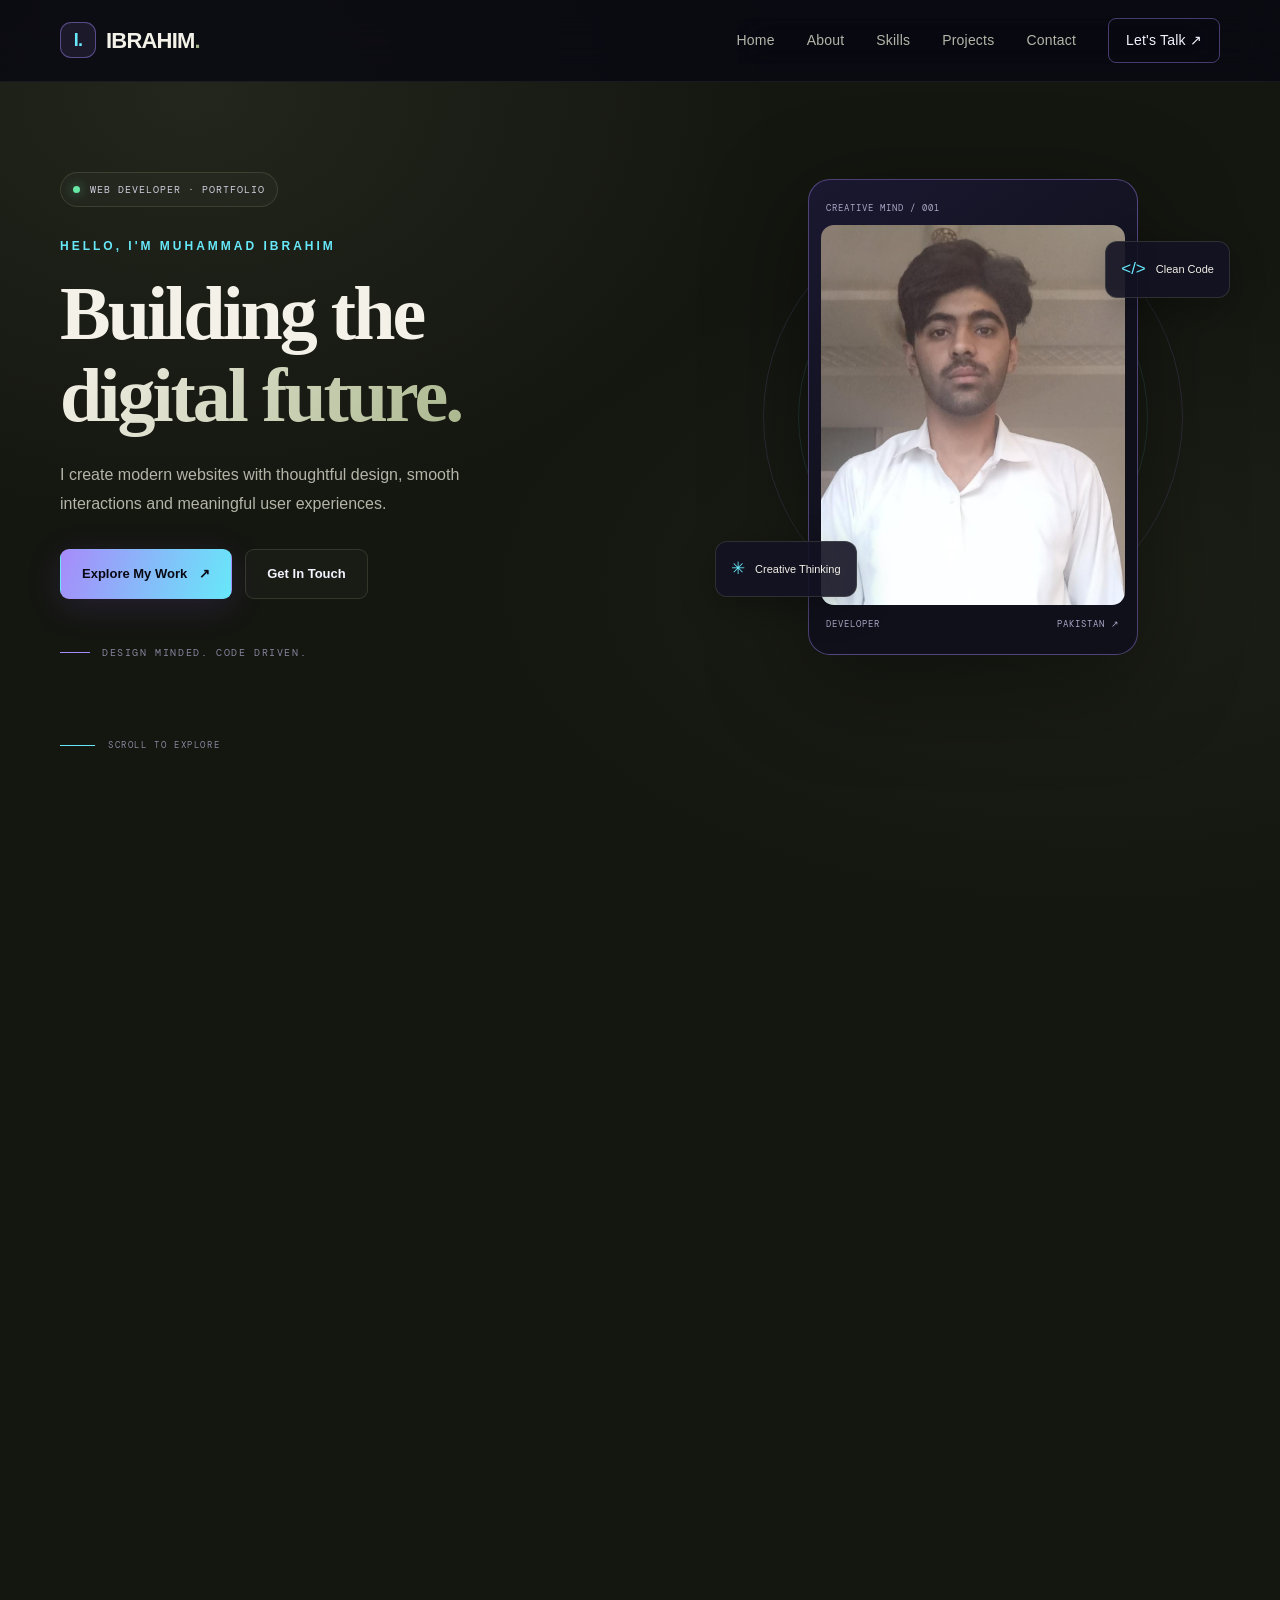
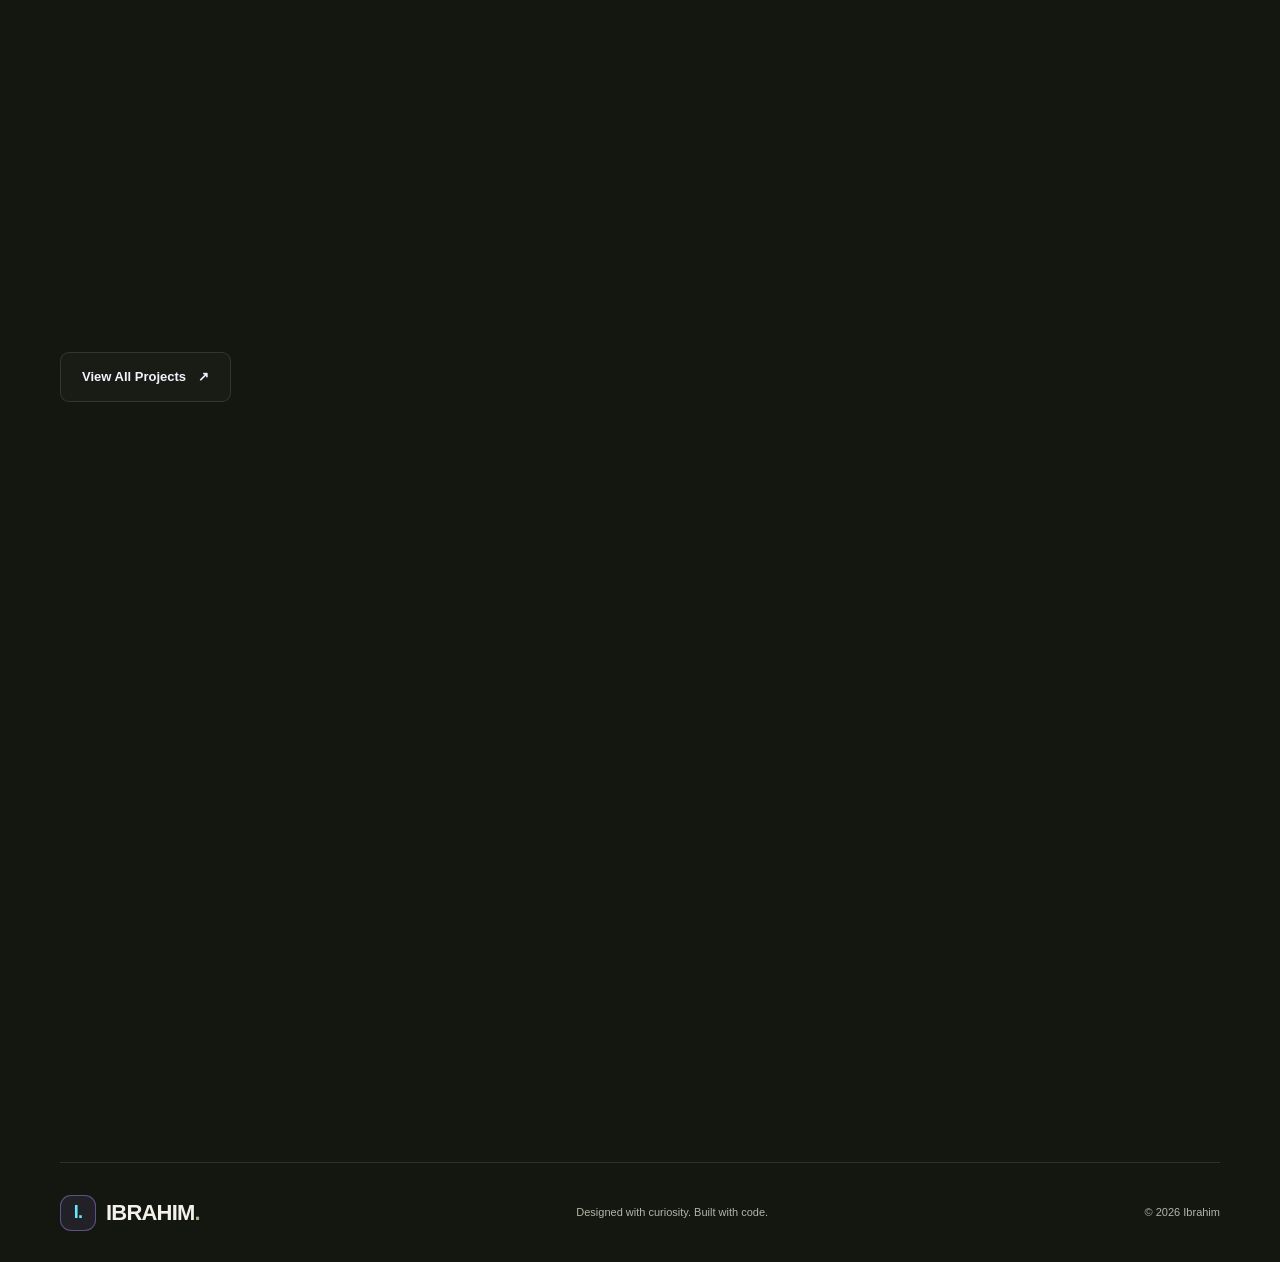
<file: index.html>
<!DOCTYPE html>
<html lang="en">
<head>
  <meta charset="UTF-8">
  <meta name="viewport" content="width=device-width, initial-scale=1.0">

  <meta name="theme-color" content="#080812">
  <title>Muhammad Ibrahim Sohail | Portfolio</title>
  <meta name="description" content="Explore the portfolio, projects and web development work of Muhammad Ibrahim Sohail.">

  <link rel="preconnect" href="https://fonts.googleapis.com">
  <link rel="preconnect" href="https://fonts.gstatic.com" crossorigin>
  <link href="https://fonts.googleapis.com/css2?family=DM+Mono:wght@400;500&family=Space+Grotesk:wght@400;500;600;700&display=swap" rel="stylesheet">

  <link rel="stylesheet" href="./style.css">
  <script src="./script.js" defer></script>
</head>

<body>
  <div class="background-glow glow-purple"></div>
  <div class="background-glow glow-cyan"></div>
  <div class="noise"></div>

  <!-- NAVBAR -->
  <header class="navbar">
    <a class="logo" href="#home" aria-label="Ibrahim home">
      <span class="logo-icon">I.</span>
      <span>IBRAHIM<span class="gradient-text">.</span></span>
    </a>

    <button class="menu-toggle" id="menuToggle"
      aria-label="Toggle navigation" aria-expanded="false"
      aria-controls="navLinks">
      <span></span>
      <span></span>
    </button>

    <nav class="nav-links" id="navLinks">
      <a href="#home">Home</a>
      <a href="#about">About</a>
      <a href="#skills">Skills</a>
      <a href="#projects">Projects</a>
        <a href="./contact.html">Contact</a>
      <a href="#contact" class="nav-contact">Let's Talk ↗</a>
    </nav>
  </header>

  <main>
    <!-- HERO -->
    <section class="hero section-container" id="home">
      <div class="hero-content">
        <div class="availability reveal">
          <span class="status-dot"></span>
          WEB DEVELOPER · PORTFOLIO
        </div>

        <p class="eyebrow reveal">HELLO, I'M MUHAMMAD IBRAHIM</p>

        <h1 class="hero-title reveal">
          Building the<br>
          <span class="gradient-text">digital future.</span>
        </h1>

        <p class="hero-description reveal">
          I create modern websites with thoughtful design,
          smooth interactions and meaningful user experiences.
        </p>

        <div class="hero-actions reveal">
          <a href="#projects" class="button button-primary">
            Explore My Work <span>↗</span>
          </a>
          <a href="#contact" class="button button-secondary">
            Get In Touch
          </a>
        </div>

        <div class="hero-note reveal">
          <span class="note-line"></span>
          DESIGN MINDED. CODE DRIVEN.
        </div>
      </div>

      <div class="hero-visual reveal">
        <div class="hero-orbit orbit-one"></div>
        <div class="hero-orbit orbit-two"></div>

        <div class="hero-image-frame">
          <div class="image-top-label">CREATIVE MIND / 001</div>
          <img src="./assets/images.jpeg"
            alt="Muhammad Ibrahim Sohail"
            class="hero-image">

          <div class="image-bottom-label">
            <span>DEVELOPER</span>
            <span>PAKISTAN ↗</span>
          </div>
        </div>

        <div class="floating-chip chip-top">
          <span class="chip-symbol">&lt;/&gt;</span>
          <span>Clean Code</span>
        </div>

        <div class="floating-chip chip-bottom">
          <span class="chip-symbol">✳</span>
          <span>Creative Thinking</span>
        </div>
      </div>

      <a class="scroll-indicator" href="#about">
        <span class="scroll-line"></span>
        SCROLL TO EXPLORE
      </a>
    </section>

    <!-- ABOUT -->
    <section class="about section-container section-spacing" id="about">
      <div class="section-label reveal">
        <span>01</span> / ABOUT ME
      </div>

      <div class="about-grid">
        <h2 class="section-title reveal">
          Not just websites.<br>
          <span class="gradient-text">Digital experiences.</span>
        </h2>

        <div class="about-copy reveal">
          <p>
            I'm Muhammad Ibrahim Sohail, a developer interested in
            building websites that combine modern visuals with
            useful functionality.
          </p>
          <p>
            I enjoy learning new technologies, solving problems
            and turning ideas into interactive digital experiences.
          </p>
          <a href="./about.html" class="text-link">
            MORE ABOUT ME <span>↗</span>
          </a>
        </div>
      </div>
    </section>

    <!-- SKILLS -->
    <section class="skills section-container section-spacing" id="skills">
      <div class="section-label reveal">
        <span>02</span> / MY TOOLKIT
      </div>

      <div class="skills-heading reveal">
        <h2 class="section-title">
          Tools for turning<br>
          <span class="gradient-text">ideas into reality.</span>
        </h2>
        <p class="section-description">
          Technologies and skills I'm learning and using to build for the web.
        </p>
      </div>

      <div class="skills-grid">
        <article class="skill-card reveal">
          <span class="skill-number">01</span>
          <div class="skill-icon">&lt;/&gt;</div>
          <h3>HTML & CSS</h3>
          <p>Web structure, layouts and responsive design.</p>
          <span class="skill-tag">FRONTEND</span>
        </article>

        <article class="skill-card reveal">
          <span class="skill-number">02</span>
          <div class="skill-icon">✳</div>
          <h3>JavaScript</h3>
          <p>Interactive features and dynamic experiences.</p>
          <span class="skill-tag">INTERACTION</span>
        </article>

        <article class="skill-card reveal">
          <span class="skill-number">03</span>
          <div class="skill-icon">◈</div>
          <h3>React</h3>
          <p>Reusable components and modern interfaces.</p>
          <span class="skill-tag">FRAMEWORK</span>
        </article>

        <article class="skill-card reveal">
          <span class="skill-number">04</span>
          <div class="skill-icon">⌘</div>
          <h3>Creative Design</h3>
          <p>Visual direction, typography and user experience.</p>
          <span class="skill-tag">DESIGN</span>
        </article>
      </div>
    </section>

<!-- Skills Section -->
<section class="section reveal" id="skills">
    <div class="section-heading">
        <p class="section-tag">MY EXPERTISE</p>
        <h2>My <span class="gradient-text">Skills</span></h2>
        <p>Technologies and tools I use to build modern websites.</p>
    </div>

    <div class="skills-grid">
        <div class="skill-card">
            <div class="skill-icon">🌐</div>
            <h3>HTML5</h3>
            <p>Website structure and semantic markup</p>
        </div>

        <div class="skill-card">
            <div class="skill-icon">🎨</div>
            <h3>CSS3</h3>
            <p>Responsive layouts, styling and animations</p>
        </div>

        <div class="skill-card">
            <div class="skill-icon">⚡</div>
            <h3>JavaScript</h3>
            <p>Interactive website functionality</p>
        </div>

        <div class="skill-card">
            <div class="skill-icon">⚛️</div>
            <h3>React</h3>
            <p>Reusable components and user interfaces</p>
        </div>

        <div class="skill-card">
            <div class="skill-icon">▲</div>
            <h3>Next.js</h3>
            <p>Modern React-based web applications</p>
        </div>

        <div class="skill-card">
            <div class="skill-icon">🛠️</div>
            <h3>Git & GitHub</h3>
            <p>Version control and project management</p>
        </div>
    </div>
</section>

    <!-- PROJECTS -->
    <section class="projects section-container section-spacing" id="projects">
      <div class="section-label reveal">
        <span>03</span> / SELECTED PROJECTS
      </div>

      <div class="projects-heading reveal">
        <h2 class="section-title">
          Things I've<br>
          <span class="gradient-text">been building.</span>
        </h2>
        <p class="section-description">
          A selection of my development work and creative experiments.
        </p>
      </div>

      <div class="projects-grid">
        <article class="project-card reveal">
          <a href="./project.html" class="project-art project-art-one"
             aria-label="View web development projects">
            <span class="project-index">PROJECT / 01</span>
            <img src="./assets/image1.png"
              alt="Web development project preview"
              class="project-image">
            <span class="project-art-caption">IDEAS INTO EXPERIENCES ↗</span>
          </a>

          <div class="project-content">
            <div class="project-meta">WEB DEVELOPMENT</div>
            <h3>Web Project</h3>
            <p>
              A web project focused on clean design,
              responsive layouts and user experience.
            </p>
            <a href="./project.html" class="project-link">
              EXPLORE PROJECTS <span>↗</span>
            </a>
          </div>
        </article>

        <article class="project-card reveal">
          <a href="./project.html" class="project-art project-art-two"
             aria-label="View Creative Store project">
            <span class="project-index">PROJECT / 02</span>
            <img src="./assets/image2.png"
              alt="Creative Store project preview"
              class="project-image">
            <span class="project-art-caption">STYLE MEETS FUNCTION ↗</span>
          </a>

          <div class="project-content">
            <div class="project-meta">E-COMMERCE</div>
            <h3>Creative Store</h3>
            <p>
              An online store concept focused on product
              presentation and responsive design.
            </p>
            <a href="./project.html" class="project-link">
              EXPLORE PROJECTS <span>↗</span>
            </a>
          </div>
        </article>
      </div>

      <a href="./project.html" class="button button-secondary all-projects">
        View All Projects <span>↗</span>
      </a>
    </section>

    <!-- CONTACT -->
    <section class="contact section-container section-spacing" id="contact">
      <div class="contact-panel reveal">
        <div class="section-label">
          <span>04</span> / CONTACT
        </div>

        <p class="eyebrow">HAVE AN IDEA?</p>

        <h2 class="contact-title">
          Let's build something<br>
          <span class="gradient-text">meaningful.</span>
        </h2>

        <p>
          Have a project idea or want to connect?
          I'd be happy to hear from you.
        </p>

        <!-- Replace with your real email address -->
        <a class="button button-primary"
           href="mailto:YOUR_EMAIL@example.com">
          Get In Touch <span>↗</span>
        </a>
      </div>
    </section>
  </main>

  <footer class="footer section-container">
    <a class="logo" href="#home">
      <span class="logo-icon">I.</span>
      <span>IBRAHIM<span class="gradient-text">.</span></span>
    </a>

    <p>Designed with curiosity. Built with code.</p>
    <span>© <span id="currentYear"></span> Ibrahim</span>
  </footer>
</body>
</html>
</file>
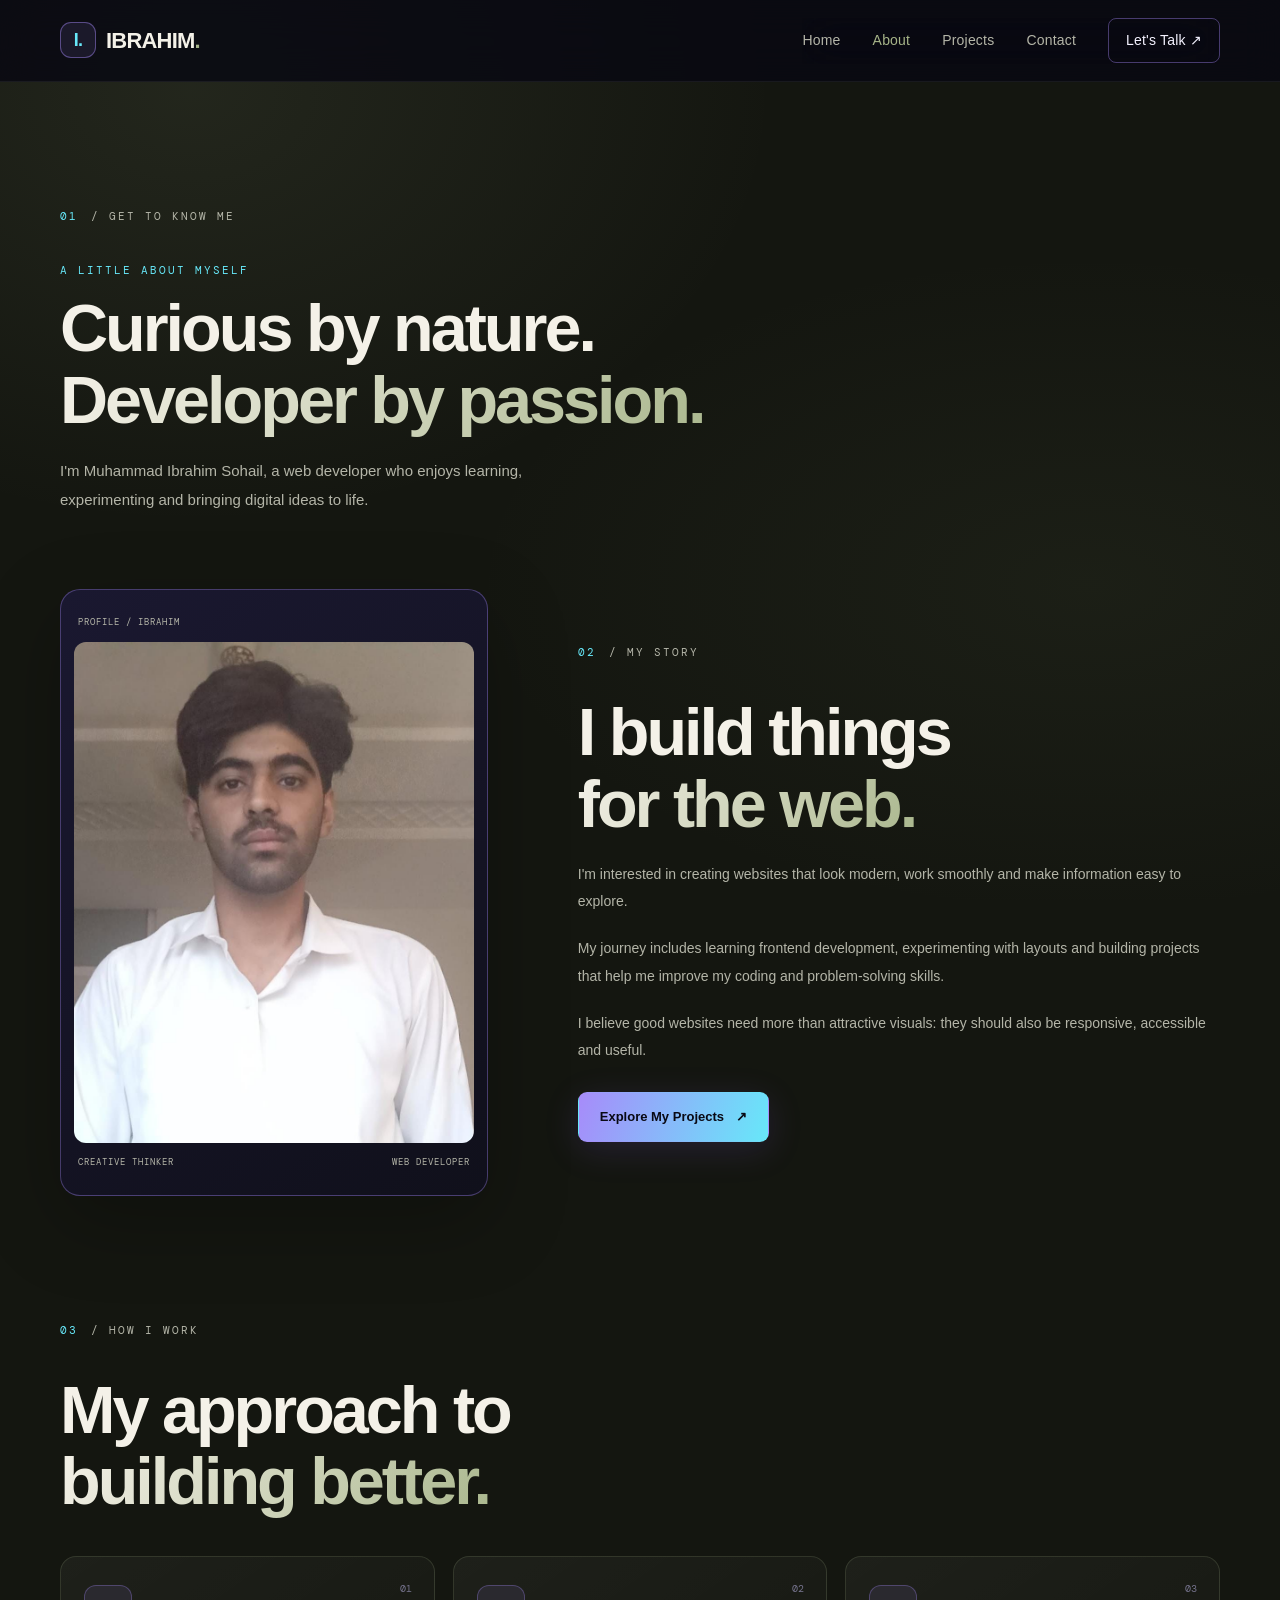
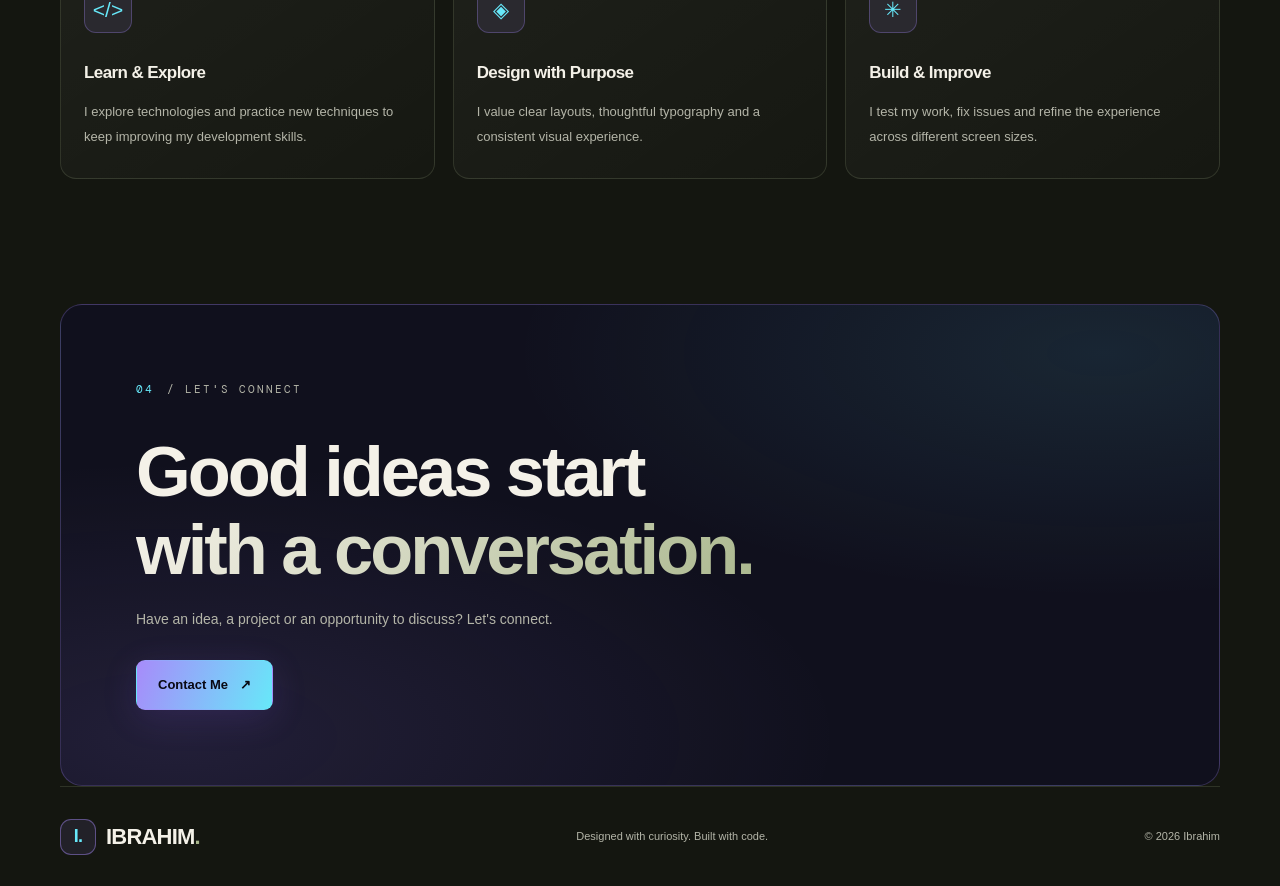
<file: about.html>
<!DOCTYPE html>
<html lang="en">
<head>
  <meta charset="UTF-8">
  <meta name="viewport" content="width=device-width, initial-scale=1.0">
  <meta name="theme-color" content="#080812">

  <title>About Me | Muhammad Ibrahim Sohail</title>
  <meta name="description" content="Learn about Muhammad Ibrahim Sohail, his web development journey, interests and skills.">

  <link rel="preconnect" href="https://fonts.googleapis.com">
  <link rel="preconnect" href="https://fonts.gstatic.com" crossorigin>
  <link href="https://fonts.googleapis.com/css2?family=DM+Mono:wght@400;500&family=Space+Grotesk:wght@400;500;600;700&display=swap" rel="stylesheet">

  <link rel="stylesheet" href="./style.css">
  <script src="./script.js" defer></script>
</head>

<body>
  <div class="background-glow glow-purple"></div>
  <div class="background-glow glow-cyan"></div>
  <div class="noise"></div>

  <header class="navbar">
    <a class="logo" href="./index.html">
      <span class="logo-icon">I.</span>
      <span>IBRAHIM<span class="gradient-text">.</span></span>
    </a>

    <button class="menu-toggle" id="menuToggle"
      aria-label="Toggle navigation"
      aria-expanded="false"
      aria-controls="navLinks">
      <span></span>
      <span></span>
    </button>

    <nav class="nav-links" id="navLinks">
      <a href="./index.html">Home</a>
      <a href="./about.html">About</a>
      <a href="./project.html">Projects</a>
      <a href="./contact.html">Contact</a>
      <a href="./index.html#contact" class="nav-contact">Let's Talk ↗</a>
    </nav>
  </header>

  <main>
    <!-- ABOUT INTRO -->
    <section class="section-container section-spacing about-page-hero">
      <div class="section-label reveal">
        <span>01</span> / GET TO KNOW ME
      </div>

      <p class="eyebrow reveal">A LITTLE ABOUT MYSELF</p>

      <h1 class="section-title reveal">
        Curious by nature.<br>
        <span class="gradient-text">Developer by passion.</span>
      </h1>

      <p class="section-description reveal">
        I'm Muhammad Ibrahim Sohail, a web developer who enjoys
        learning, experimenting and bringing digital ideas to life.
      </p>
    </section>

    <!-- PROFILE -->
    <section class="section-container about-profile">
      <div class="about-profile-image reveal">
        <div class="profile-image-label">PROFILE / IBRAHIM</div>
        <img src="./assets/images.jpeg"
          alt="Muhammad Ibrahim Sohail">
        <div class="profile-image-footer">
          <span>CREATIVE THINKER</span>
          <span>WEB DEVELOPER</span>
        </div>
      </div>

      <div class="about-profile-copy reveal">
        <div class="section-label">
          <span>02</span> / MY STORY
        </div>

        <h2 class="section-title">
          I build things<br>
          <span class="gradient-text">for the web.</span>
        </h2>

        <p>
          I'm interested in creating websites that look modern,
          work smoothly and make information easy to explore.
        </p>

        <p>
          My journey includes learning frontend development,
          experimenting with layouts and building projects that
          help me improve my coding and problem-solving skills.
        </p>

        <p>
          I believe good websites need more than attractive visuals:
          they should also be responsive, accessible and useful.
        </p>

        <a href="./project.html" class="button button-primary">
          Explore My Projects <span>↗</span>
        </a>
      </div>
    </section>

    <!-- APPROACH -->
    <section class="section-container section-spacing">
      <div class="section-label reveal">
        <span>03</span> / HOW I WORK
      </div>

      <h2 class="section-title reveal">
        My approach to<br>
        <span class="gradient-text">building better.</span>
      </h2>

      <div class="approach-grid">
        <article class="approach-card reveal">
          <span class="approach-number">01</span>
          <div class="approach-icon">&lt;/&gt;</div>
          <h3>Learn & Explore</h3>
          <p>
            I explore technologies and practice new techniques
            to keep improving my development skills.
          </p>
        </article>

        <article class="approach-card reveal">
          <span class="approach-number">02</span>
          <div class="approach-icon">◈</div>
          <h3>Design with Purpose</h3>
          <p>
            I value clear layouts, thoughtful typography
            and a consistent visual experience.
          </p>
        </article>

        <article class="approach-card reveal">
          <span class="approach-number">03</span>
          <div class="approach-icon">✳</div>
          <h3>Build & Improve</h3>
          <p>
            I test my work, fix issues and refine the experience
            across different screen sizes.
          </p>
        </article>
      </div>
    </section>

    <!-- CTA -->
    <section class="section-container section-spacing">
      <div class="contact-panel reveal">
        <div class="section-label">
          <span>04</span> / LET'S CONNECT
        </div>

        <h2 class="contact-title">
          Good ideas start<br>
          <span class="gradient-text">with a conversation.</span>
        </h2>

        <p>
          Have an idea, a project or an opportunity to discuss?
          Let's connect.
        </p>

        <a href="./contact.html" class="button button-primary">
          Contact Me <span>↗</span>
        </a>
      </div>
    </section>
  </main>

  <footer class="footer section-container">
    <a class="logo" href="./index.html">
      <span class="logo-icon">I.</span>
      <span>IBRAHIM<span class="gradient-text">.</span></span>
    </a>

    <p>Designed with curiosity. Built with code.</p>
    <span>© <span id="currentYear"></span> Ibrahim</span>
  </footer>
</body>
</html>
</file>
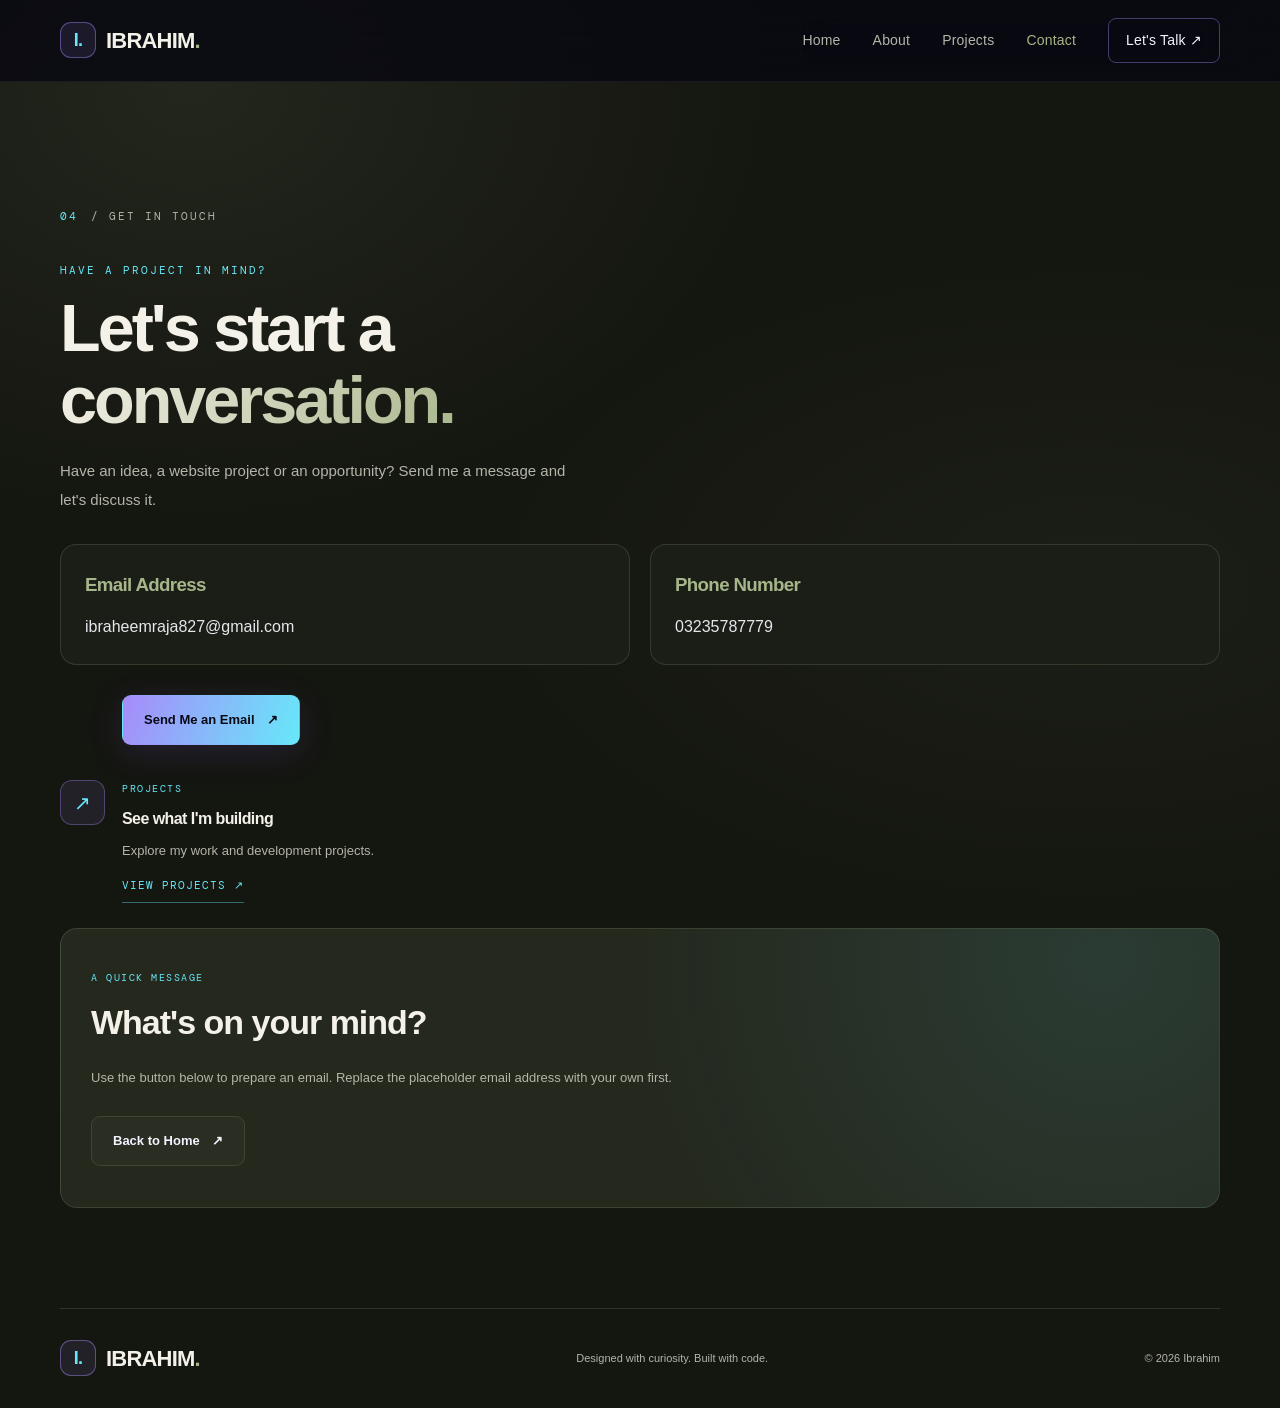
<file: contact.html>
<!DOCTYPE html>
<html lang="en">
<head>
  <meta charset="UTF-8">
  <meta name="viewport" content="width=device-width, initial-scale=1.0">
  <meta name="theme-color" content="#080812">

  <title>Contact | Muhammad Ibrahim Sohail</title>
  <meta name="description" content="Contact Muhammad Ibrahim Sohail about web development projects and collaborations.">

  <link rel="preconnect" href="https://fonts.googleapis.com">
  <link rel="preconnect" href="https://fonts.gstatic.com" crossorigin>
  <link href="https://fonts.googleapis.com/css2?family=DM+Mono:wght@400;500&family=Space+Grotesk:wght@400;500;600;700&display=swap" rel="stylesheet">

  <link rel="stylesheet" href="./style.css">
  <script src="./script.js" defer></script>
</head>

<body>
  <div class="background-glow glow-purple"></div>
  <div class="background-glow glow-cyan"></div>
  <div class="noise"></div>

  <header class="navbar">
    <a class="logo" href="./index.html">
      <span class="logo-icon">I.</span>
      <span>IBRAHIM<span class="gradient-text">.</span></span>
    </a>

    <button class="menu-toggle" id="menuToggle"
      aria-label="Toggle navigation"
      aria-expanded="false"
      aria-controls="navLinks">
      <span></span>
      <span></span>
    </button>

    <nav class="nav-links" id="navLinks">
      <a href="./index.html">Home</a>
      <a href="./about.html">About</a>
      <a href="./project.html">Projects</a>
      <a href="./contact.html">Contact</a>
      <a href="./index.html#contact" class="nav-contact">Let's Talk ↗</a>
    </nav>
  </header>

  <main>
    <section class="section-container section-spacing contact-page">
      <div class="section-label reveal">
        <span>04</span> / GET IN TOUCH
      </div>

      <p class="eyebrow reveal">HAVE A PROJECT IN MIND?</p>

      <h1 class="section-title reveal">
        Let's start a<br>
        <span class="gradient-text">conversation.</span>
      </h1>

      <p class="section-description reveal">
        Have an idea, a website project or an opportunity?
        Send me a message and let's discuss it.
      </p>

    
<div class="contact-details">
    <div class="contact-item">
        <h3>Email Address</h3>
        <a href="mailto:ibraheemraja827@gmail.com">
            ibraheemraja827@gmail.com
        </a>
    </div>

    <div class="contact-item">
        <h3>Phone Number</h3>
        <a href="tel:+923235787779">
            03235787779
        </a>
    </div>
</div>

          <!-- Replace with your real email -->
          <a class="button button-primary contact-email"
             href="mailto:YOUR_EMAIL@example.com">
            Send Me an Email <span>↗</span>
          </a>

          <div class="contact-info-card">
            <span class="contact-info-icon">↗</span>
            <div>
              <span class="contact-info-label">PROJECTS</span>
              <h3>See what I'm building</h3>
              <p>Explore my work and development projects.</p>
              <a class="text-link" href="./project.html">
                VIEW PROJECTS ↗
              </a>
            </div>
          </div>
        </div>

        <div class="contact-message-panel reveal">
          <span class="contact-info-label">A QUICK MESSAGE</span>
          <h2>What's on your mind?</h2>
          <p>
            Use the button below to prepare an email.
            Replace the placeholder email address with your own first.
          </p>

          <a href="./index.html" class="button button-secondary">
            Back to Home <span>↗</span>
          </a>
        </div>
      </div>
    </section>
  </main>

  <footer class="footer section-container">
    <a class="logo" href="./index.html">
      <span class="logo-icon">I.</span>
      <span>IBRAHIM<span class="gradient-text">.</span></span>
    </a>

    <p>Designed with curiosity. Built with code.</p>
    <span>© <span id="currentYear"></span> Ibrahim</span>
  </footer>
</body>
</html>
</file>
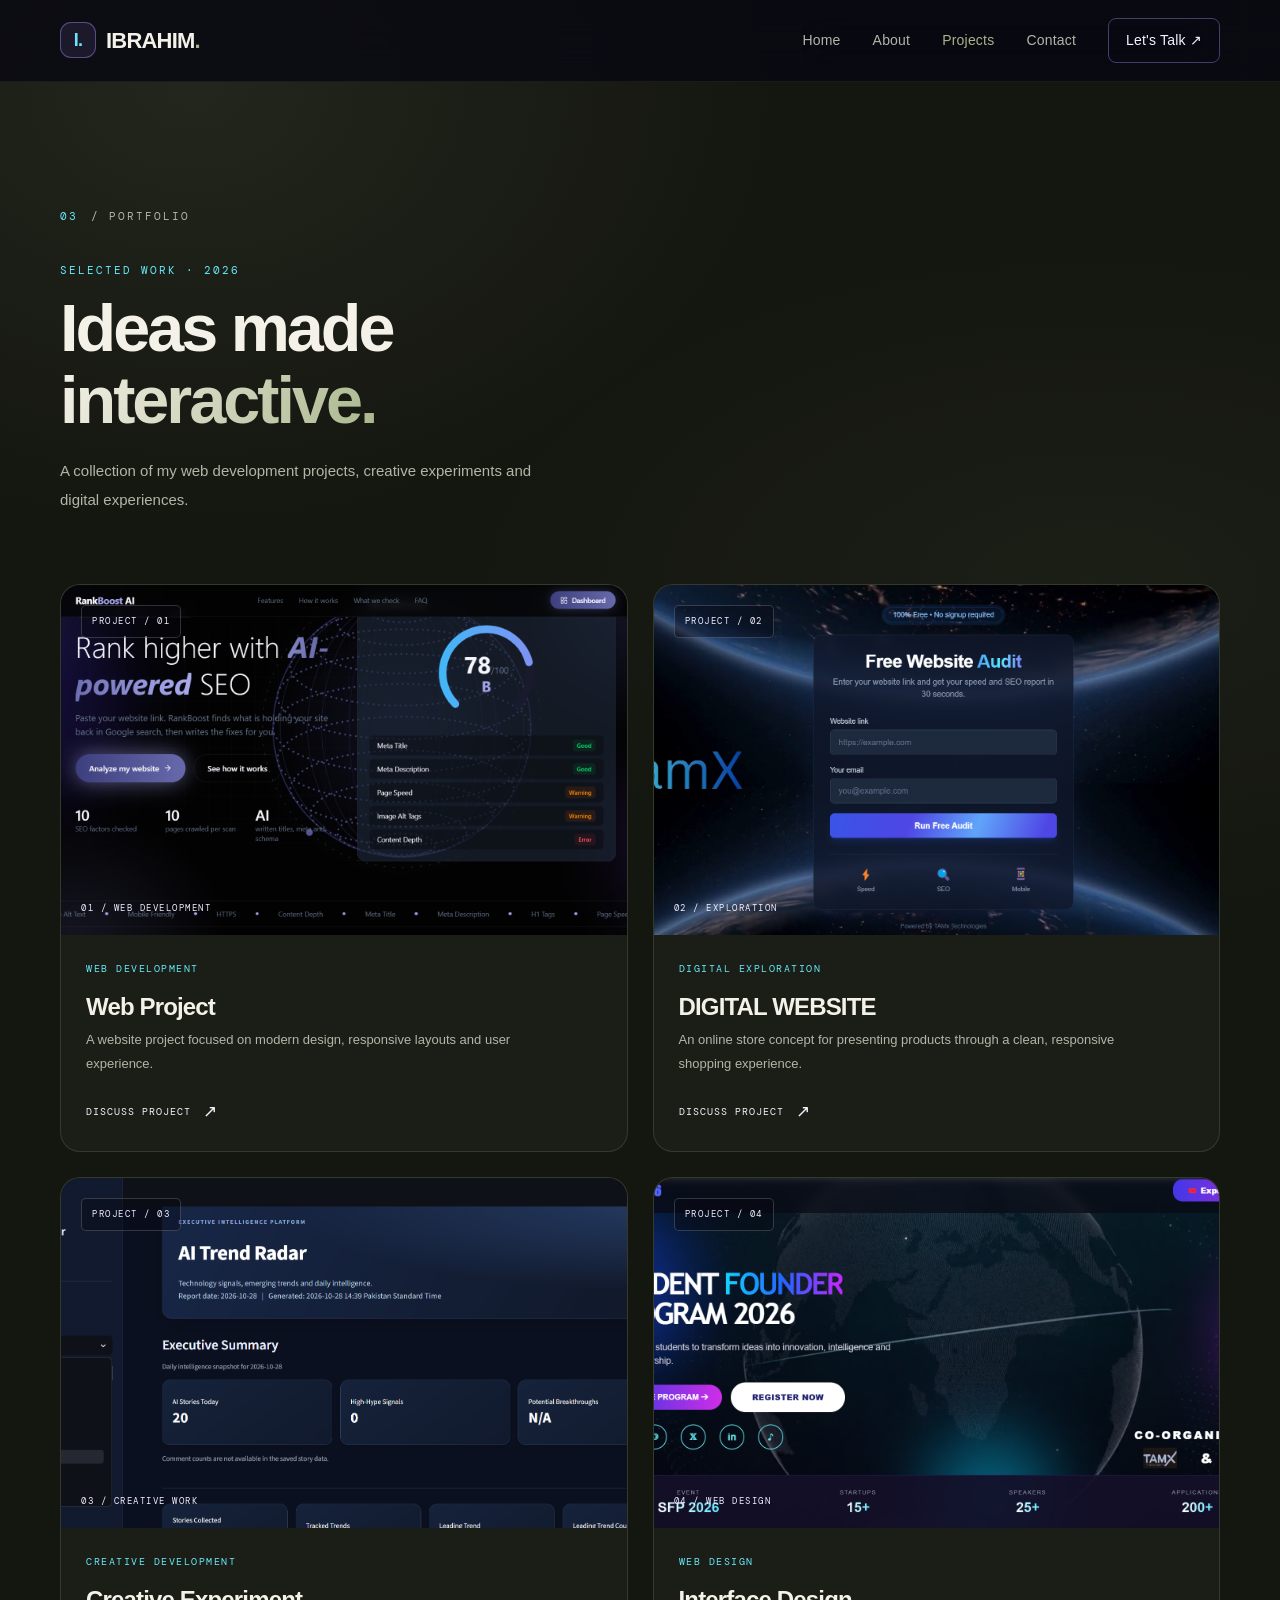
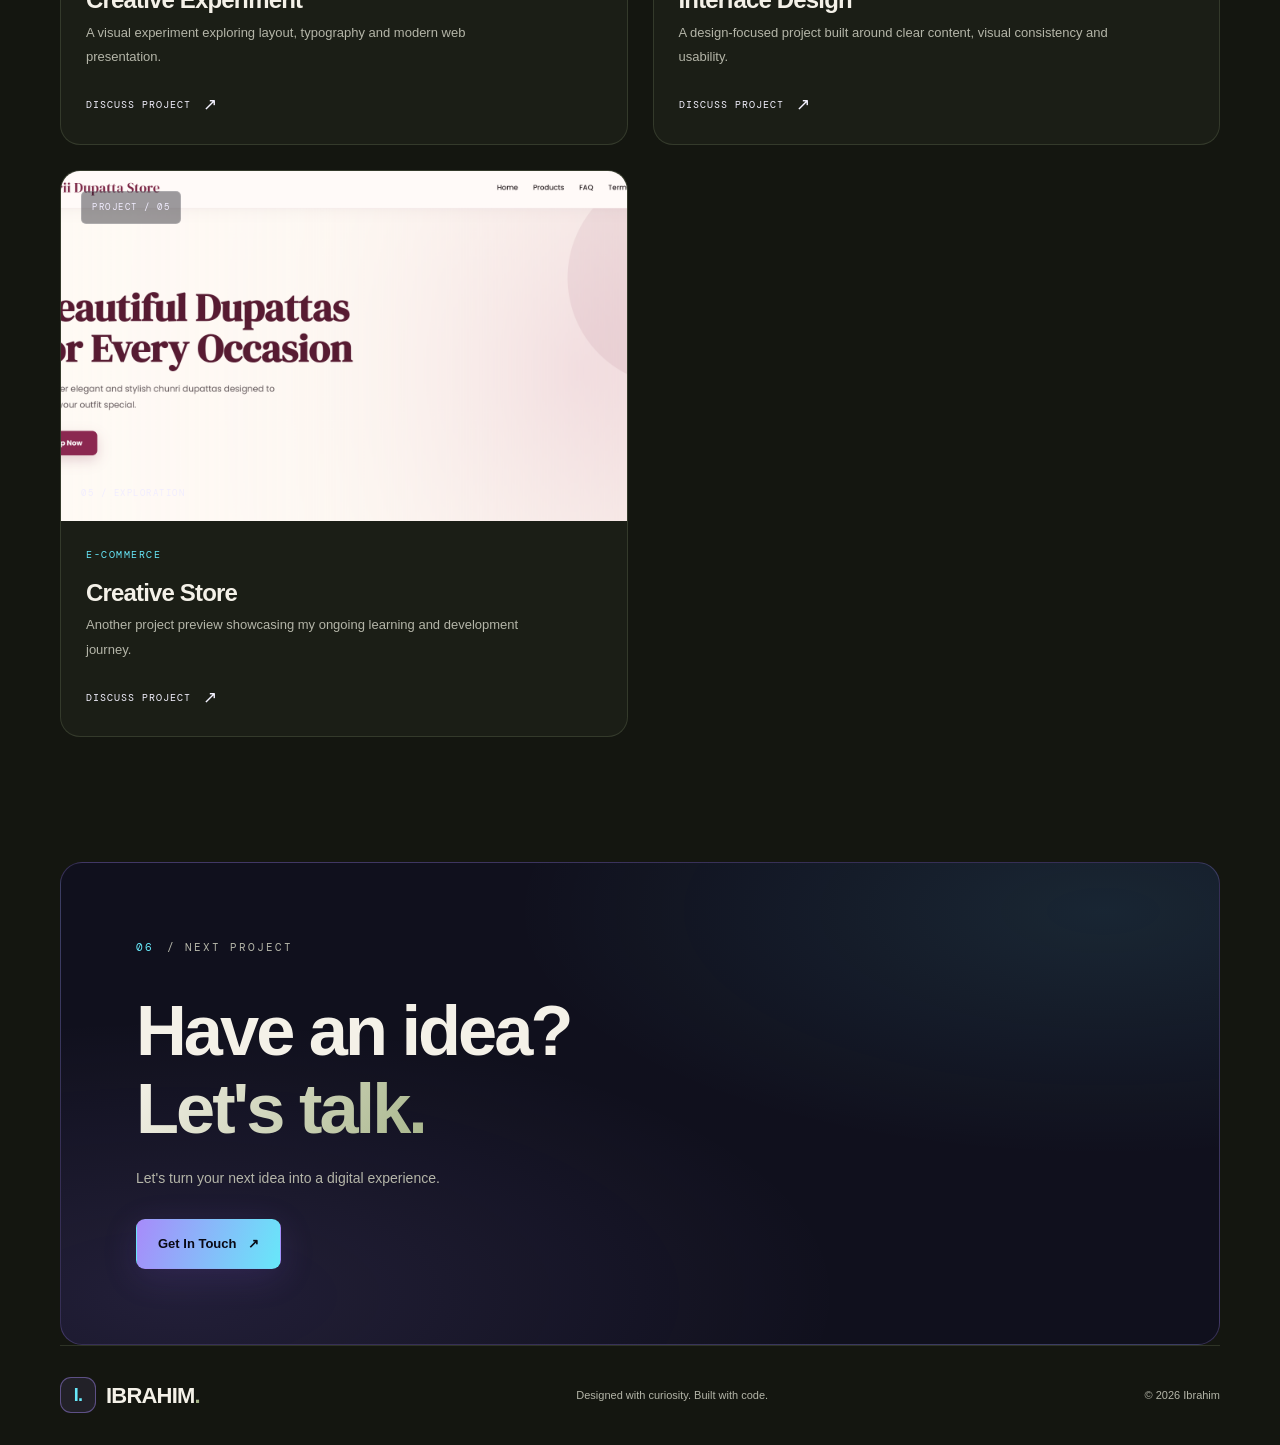
<file: project.html>
<!DOCTYPE html>
<html lang="en">
<head>
  <meta charset="UTF-8">
  <meta name="viewport" content="width=device-width, initial-scale=1.0">
  <meta name="theme-color" content="#080812">

  <title>Projects | Muhammad Ibrahim Sohail</title>
  <meta name="description" content="Explore web development and creative projects by Muhammad Ibrahim Sohail.">

  <link rel="preconnect" href="https://fonts.googleapis.com">
  <link rel="preconnect" href="https://fonts.gstatic.com" crossorigin>
  <link href="https://fonts.googleapis.com/css2?family=DM+Mono:wght@400;500&family=Space+Grotesk:wght@400;500;600;700&display=swap" rel="stylesheet">

  <link rel="stylesheet" href="./style.css">
  <script src="./script.js" defer></script>
</head>

<body>
  <div class="background-glow glow-purple"></div>
  <div class="background-glow glow-cyan"></div>
  <div class="noise"></div>

  <header class="navbar">
    <a class="logo" href="./index.html">
      <span class="logo-icon">I.</span>
      <span>IBRAHIM<span class="gradient-text">.</span></span>
    </a>

    <button class="menu-toggle" id="menuToggle"
      aria-label="Toggle navigation" aria-expanded="false"
      aria-controls="navLinks">
      <span></span>
      <span></span>
    </button>

    <nav class="nav-links" id="navLinks">
      <a href="./index.html">Home</a>
      <a href="./about.html">About</a>
      <a href="./project.html">Projects</a>
      <a href="./contact.html">Contact</a>
      <a href="./index.html#contact" class="nav-contact">Let's Talk ↗</a>
    </nav>
  </header>

  <main>
    <section class="section-container section-spacing project-page-hero">
      <div class="section-label reveal">
        <span>03</span> / PORTFOLIO
      </div>

      <p class="eyebrow reveal">SELECTED WORK · 2026</p>

      <h1 class="section-title reveal">
        Ideas made<br>
        <span class="gradient-text">interactive.</span>
      </h1>

      <p class="section-description reveal">
        A collection of my web development projects, creative experiments
        and digital experiences.
      </p>
    </section>

    <section class="section-container project-gallery">
      <div class="project-gallery-grid">

        <article class="project-card reveal">
          <div class="project-art">
            <span class="project-index">PROJECT / 01</span>
            <img class="project-image"
              src="./assets/image1.png"
              alt="First portfolio project screenshot"
              loading="lazy">
            <span class="project-art-caption">01 / WEB DEVELOPMENT</span>
          </div>
          <div class="project-content">
            <div class="project-meta">WEB DEVELOPMENT</div>
            <h2>Web Project</h2>
            <p>
              A website project focused on modern design,
              responsive layouts and user experience.
            </p>
            <a href="./index.html#contact" class="project-link">
              DISCUSS PROJECT <span>↗</span>
            </a>
          </div>
        </article>

        <article class="project-card reveal">
          <div class="project-art project-art-two">
            <span class="project-index">PROJECT / 02</span>
            <img class="project-image"
              src="./assets/image2.png"
              alt="Creative Store website screenshot"
              loading="lazy">
            <span class="project-art-caption">02 / EXPLORATION</span>
          </div>
          <div class="project-content">
            <div class="project-meta">DIGITAL EXPLORATION</div>
            <h2>DIGITAL WEBSITE</h2>
            <p>
              An online store concept for presenting products
              through a clean, responsive shopping experience.
            </p>
            <a href="./index.html#contact" class="project-link">
              DISCUSS PROJECT <span>↗</span>
            </a>
          </div>
        </article>

        <article class="project-card reveal">
          <div class="project-art project-art-one">
            <span class="project-index">PROJECT / 03</span>
            <img class="project-image"
              src="./assets/image3.png"
              alt="Third project preview"
              loading="lazy">
            <span class="project-art-caption">03 / CREATIVE WORK</span>
          </div>
          <div class="project-content">
            <div class="project-meta">CREATIVE DEVELOPMENT</div>
            <h2>Creative Experiment</h2>
            <p>
              A visual experiment exploring layout, typography
              and modern web presentation.
            </p>
            <a href="./index.html#contact" class="project-link">
              DISCUSS PROJECT <span>↗</span>
            </a>
          </div>
        </article>

        <article class="project-card reveal">
          <div class="project-art project-art-two">
            <span class="project-index">PROJECT / 04</span>
            <img class="project-image"
              src="./assets/image4.png"
              alt="Fourth project preview"
              loading="lazy">
            <span class="project-art-caption">04 / WEB DESIGN</span>
          </div>
          <div class="project-content">
            <div class="project-meta">WEB DESIGN</div>
            <h2>Interface Design</h2>
            <p>
              A design-focused project built around clear
              content, visual consistency and usability.
            </p>
            <a href="./index.html#contact" class="project-link">
              DISCUSS PROJECT <span>↗</span>
            </a>
          </div>
        </article>

        <article class="project-card reveal">
          <div class="project-art">
            <span class="project-index">PROJECT / 05</span>
            <img class="project-image"
              src="./assets/image5.png"
              alt="Fifth project preview"
              loading="lazy">
            <span class="project-art-caption">05 / EXPLORATION</span>
          </div>
          <div class="project-content">
            <div class="project-meta">E-COMMERCE</div>
            <h2>Creative Store</h2>
            <p>
              Another project preview showcasing my ongoing
              learning and development journey.
            </p>
            <a href="./index.html#contact" class="project-link">
              DISCUSS PROJECT <span>↗</span>
            </a>
          </div>
        </article>

      </div>
    </section>

    <section class="section-container section-spacing">
      <div class="contact-panel reveal">
        <div class="section-label">
          <span>06</span> / NEXT PROJECT
        </div>
        <h2 class="contact-title">
          Have an idea?<br>
          <span class="gradient-text">Let's talk.</span>
        </h2>
        <p>Let's turn your next idea into a digital experience.</p>
        <a href="./index.html#contact" class="button button-primary">
          Get In Touch <span>↗</span>
        </a>
      </div>
    </section>
  </main>

  <footer class="footer section-container">
    <a class="logo" href="./index.html">
      <span class="logo-icon">I.</span>
      <span>IBRAHIM<span class="gradient-text">.</span></span>
    </a>
    <p>Designed with curiosity. Built with code.</p>
    <span>© <span id="currentYear"></span> Ibrahim</span>
  </footer>
</body>
</html>
</file>
<file: style.css>
/* ==========================================
   IBRAHIM PORTFOLIO — MODERN DARK DESIGN
   ========================================== */

:root {
  --bg: #080812;
  --surface: #10101d;
  --surface-light: #151527;
  --text: #f4f2ff;
  --muted: #a09fb7;
  --purple: #a78bfa;
  --cyan: #67e8f9;
  --border: rgba(255, 255, 255, 0.11);
  --font: "Space Grotesk", sans-serif;
  --mono: "DM Mono", monospace;
}

* {
  box-sizing: border-box;
  margin: 0;
  padding: 0;
}

html {
  scroll-behavior: smooth;
  scroll-padding-top: 100px;
}

body {
  min-width: 320px;
  overflow-x: hidden;
  background: var(--bg);
  color: var(--text);
  font-family: var(--font);
  line-height: 1.6;
}

body, button, a {
  -webkit-tap-highlight-color: transparent;
}

a {
  color: inherit;
  text-decoration: none;
}

button {
  font: inherit;
}

img {
  display: block;
  max-width: 100%;
}

::selection {
  color: #080812;
  background: var(--cyan);
}

/* BACKGROUND EFFECTS */

.background-glow {
  position: fixed;
  z-index: -2;
  width: 460px;
  height: 460px;
  border-radius: 50%;
  filter: blur(120px);
  opacity: 0.15;
  pointer-events: none;
}

.glow-purple {
  top: 8%;
  left: -220px;
  background: #8b5cf6;
}

.glow-cyan {
  top: 48%;
  right: -240px;
  background: #06b6d4;
}

.noise {
  position: fixed;
  inset: 0;
  z-index: -1;
  opacity: 0.025;
  pointer-events: none;
  background-image: url("data:image/svg+xml,%3Csvg viewBox='0 0 180 180' xmlns='http://www.w3.org/2000/svg'%3E%3Cfilter id='n'%3E%3CfeTurbulence type='fractalNoise' baseFrequency='.9' numOctaves='3' stitchTiles='stitch'/%3E%3C/filter%3E%3Crect width='100%25' height='100%25' filter='url(%23n)' opacity='.5'/%3E%3C/svg%3E");
}

/* GENERAL LAYOUT */

.section-container {
  width: min(1160px, calc(100% - 64px));
  margin-inline: auto;
}

.section-spacing {
  padding-top: 125px;
}

.gradient-text {
  color: var(--purple);
  background: linear-gradient(105deg, #c4b5fd 5%, #a78bfa 42%, #67e8f9 100%);
  -webkit-background-clip: text;
  background-clip: text;
  -webkit-text-fill-color: transparent;
}

.section-label {
  display: flex;
  align-items: center;
  gap: 13px;
  margin-bottom: 35px;
  color: var(--muted);
  font-family: var(--mono);
  font-size: 11px;
  letter-spacing: 2px;
}

.section-label > span {
  color: var(--cyan);
}

.section-title {
  font-size: clamp(2.4rem, 5.2vw, 4.4rem);
  font-weight: 600;
  letter-spacing: -3px;
  line-height: 1.08;
}

.section-description {
  max-width: 420px;
  margin-top: 20px;
  color: var(--muted);
  font-size: 15px;
}

/* NAVBAR */

.navbar {
  position: sticky;
  top: 0;
  z-index: 100;
  display: flex;
  align-items: center;
  justify-content: space-between;
  min-height: 82px;
  padding: 0 max(32px, calc((100vw - 1160px) / 2));
  border-bottom: 1px solid rgba(255, 255, 255, 0.06);
  background: rgba(8, 8, 18, 0.8);
  backdrop-filter: blur(22px);
  -webkit-backdrop-filter: blur(22px);
}

.logo {
  display: inline-flex;
  align-items: center;
  gap: 10px;
  font-size: 14px;
  font-weight: 700;
  letter-spacing: 2px;
}

.logo-icon {
  display: grid;
  width: 36px;
  height: 36px;
  place-items: center;
  border: 1px solid rgba(167, 139, 250, 0.45);
  border-radius: 11px;
  background: rgba(167, 139, 250, 0.1);
  color: var(--cyan);
  font-size: 18px;
}

.nav-links {
  display: flex;
  align-items: center;
  gap: 32px;
}

.nav-links a {
  color: var(--muted);
  font-size: 13px;
  transition: color 0.25s ease;
}

.nav-links a:hover,
.nav-links a:focus-visible {
  color: var(--cyan);
}

.nav-links .nav-contact {
  padding: 10px 17px;
  border: 1px solid rgba(167, 139, 250, 0.4);
  border-radius: 8px;
  color: var(--text);
}

.menu-toggle {
  display: none;
  width: 42px;
  height: 42px;
  padding: 11px;
  border: 1px solid var(--border);
  border-radius: 10px;
  background: var(--surface);
  cursor: pointer;
}

.menu-toggle span {
  display: block;
  height: 2px;
  margin: 5px 0;
  background: var(--text);
  transition: transform 0.25s ease;
}

.menu-toggle.active span:first-child {
  transform: translateY(3.5px) rotate(45deg);
}

.menu-toggle.active span:last-child {
  transform: translateY(-3.5px) rotate(-45deg);
}

/* BUTTONS */

.button {
  display: inline-flex;
  align-items: center;
  justify-content: center;
  gap: 12px;
  min-height: 48px;
  padding: 13px 21px;
  border: 1px solid transparent;
  border-radius: 9px;
  font-size: 13px;
  font-weight: 600;
  transition:
    transform 0.25s ease,
    box-shadow 0.25s ease,
    border-color 0.25s ease;
}

.button:hover {
  transform: translateY(-3px);
}

.button-primary {
  background: linear-gradient(110deg, #a78bfa, #67e8f9);
  color: #090914;
  box-shadow: 0 8px 35px rgba(139, 92, 246, 0.15);
}

.button-primary:hover {
  box-shadow: 0 10px 40px rgba(103, 232, 249, 0.2);
}

.button-secondary {
  border-color: var(--border);
  background: rgba(255, 255, 255, 0.025);
  color: var(--text);
}

.button-secondary:hover {
  border-color: rgba(167, 139, 250, 0.65);
}

/* HERO */

.hero {
  position: relative;
  display: grid;
  grid-template-columns: 1.1fr 0.9fr;
  align-items: center;
  min-height: 690px;
  padding-top: 90px;
  padding-bottom: 120px;
  gap: 60px;
}

.hero-content {
  position: relative;
  z-index: 2;
}

.availability {
  display: inline-flex;
  align-items: center;
  gap: 10px;
  margin-bottom: 29px;
  padding: 8px 12px;
  border: 1px solid var(--border);
  border-radius: 30px;
  background: rgba(255, 255, 255, 0.025);
  color: #cfcede;
  font-family: var(--mono);
  font-size: 10px;
  letter-spacing: 1px;
}

.status-dot {
  width: 7px;
  height: 7px;
  border-radius: 50%;
  background: #67e8a5;
  box-shadow: 0 0 12px rgba(103, 232, 165, 0.65);
}

.eyebrow {
  margin-bottom: 14px;
  color: var(--cyan);
  font-family: var(--mono);
  font-size: 11px;
  letter-spacing: 2px;
}

.hero-title {
  font-size: clamp(3.2rem, 6.4vw, 6rem);
  font-weight: 600;
  letter-spacing: -5px;
  line-height: 1.02;
}

.hero-description {
  max-width: 470px;
  margin-top: 25px;
  color: var(--muted);
  font-size: 16px;
  line-height: 1.9;
}

.hero-actions {
  display: flex;
  flex-wrap: wrap;
  gap: 13px;
  margin-top: 31px;
}

.hero-note {
  display: flex;
  align-items: center;
  gap: 12px;
  margin-top: 45px;
  color: #85849d;
  font-family: var(--mono);
  font-size: 10px;
  letter-spacing: 1.6px;
}

.note-line {
  width: 30px;
  height: 1px;
  background: var(--purple);
}

.hero-visual {
  position: relative;
  display: grid;
  min-height: 430px;
  place-items: center;
  perspective: 900px;
}

.hero-image-frame {
  position: relative;
  z-index: 2;
  width: min(330px, 78%);
  padding: 12px;
  border: 1px solid rgba(167, 139, 250, 0.4);
  border-radius: 22px;
  background: linear-gradient(145deg, #1a1830, #10101b 60%);
  box-shadow: 0 25px 100px rgba(0, 0, 0, 0.4);
  transition: transform 0.35s ease;
}

.image-top-label,
.image-bottom-label {
  display: flex;
  justify-content: space-between;
  padding: 9px 5px;
  color: #aaa6c5;
  font-family: var(--mono);
  font-size: 9px;
  letter-spacing: 1px;
}

.hero-image {
  width: 100%;
  aspect-ratio: 4 / 5;
  border-radius: 13px;
  object-fit: cover;
  object-position: center;
  background: #1a1830;
}

.image-bottom-label {
  padding-top: 12px;
}

.hero-orbit {
  position: absolute;
  border: 1px solid rgba(167, 139, 250, 0.15);
  border-radius: 50%;
  pointer-events: none;
}

.orbit-one {
  width: 420px;
  height: 420px;
  animation: orbit-spin 35s linear infinite;
}

.orbit-two {
  width: 350px;
  height: 350px;
  border-color: rgba(103, 232, 249, 0.13);
  animation: orbit-spin 25s linear infinite reverse;
}

.floating-chip {
  position: absolute;
  z-index: 3;
  display: flex;
  align-items: center;
  gap: 10px;
  padding: 13px 15px;
  border: 1px solid var(--border);
  border-radius: 12px;
  background: rgba(19, 18, 35, 0.9);
  box-shadow: 0 10px 35px rgba(0, 0, 0, 0.25);
  font-size: 11px;
  animation: float 5s ease-in-out infinite;
}

.chip-symbol {
  color: var(--cyan);
  font-size: 17px;
}

.chip-top {
  top: 13%;
  right: -2%;
}

.chip-bottom {
  bottom: 12%;
  left: -2%;
  animation-delay: -2.5s;
}

.scroll-indicator {
  position: absolute;
  bottom: 28px;
  left: 0;
  display: flex;
  align-items: center;
  gap: 13px;
  color: #88879f;
  font-family: var(--mono);
  font-size: 9px;
  letter-spacing: 1.6px;
}

.scroll-line {
  width: 35px;
  height: 1px;
  background: var(--cyan);
}

/* ABOUT */

.about-grid {
  display: grid;
  grid-template-columns: 1.1fr 0.9fr;
  align-items: start;
  gap: 60px;
}

.about-copy p {
  margin-bottom: 18px;
  color: var(--muted);
  font-size: 15px;
  line-height: 1.95;
}

.text-link {
  display: inline-flex;
  gap: 12px;
  margin-top: 15px;
  padding-bottom: 7px;
  border-bottom: 1px solid rgba(103, 232, 249, 0.4);
  color: var(--cyan);
  font-family: var(--mono);
  font-size: 11px;
  letter-spacing: 1px;
}

/* SKILLS */

.skills-heading {
  display: flex;
  align-items: end;
  justify-content: space-between;
  gap: 35px;
  margin-bottom: 36px;
}

.skills-heading .section-description {
  max-width: 310px;
  margin: 0 0 5px;
}

.skills-grid {
  display: grid;
  grid-template-columns: repeat(4, minmax(0, 1fr));
  gap: 16px;
}

.skill-card {
  position: relative;
  min-height: 235px;
  padding: 24px 20px;
  overflow: hidden;
  border: 1px solid var(--border);
  border-radius: 15px;
  background: linear-gradient(145deg, rgba(255, 255, 255, 0.045), rgba(255, 255, 255, 0.01));
  transition: transform 0.3s ease, border-color 0.3s ease;
}

.skill-card:hover {
  transform: translateY(-6px);
  border-color: rgba(167, 139, 250, 0.5);
}

.skill-number {
  position: absolute;
  top: 20px;
  right: 20px;
  color: #77758f;
  font-family: var(--mono);
  font-size: 10px;
}

.skill-icon {
  display: grid;
  width: 47px;
  height: 47px;
  margin-bottom: 28px;
  place-items: center;
  border: 1px solid rgba(167, 139, 250, 0.3);
  border-radius: 12px;
  background: rgba(167, 139, 250, 0.1);
  color: var(--cyan);
  font-size: 21px;
}

.skill-card h3 {
  margin-bottom: 8px;
  font-size: 16px;
}

.skill-card p {
  color: var(--muted);
  font-size: 12px;
  line-height: 1.8;
}

.skill-tag {
  display: inline-block;
  margin-top: 19px;
  color: var(--purple);
  font-family: var(--mono);
  font-size: 9px;
  letter-spacing: 1px;
}

/* PROJECTS */

.projects-heading {
  display: flex;
  align-items: end;
  justify-content: space-between;
  gap: 30px;
  margin-bottom: 38px;
}

.projects-heading .section-description {
  margin: 0 0 5px;
}

.projects-grid {
  display: grid;
  grid-template-columns: repeat(2, minmax(0, 1fr));
  gap: 25px;
}

.project-card {
  min-width: 0;
  overflow: hidden;
  border: 1px solid var(--border);
  border-radius: 18px;
  background: rgba(17, 17, 30, 0.82);
  transition: transform 0.35s ease, border-color 0.35s ease;
}

.project-card:hover {
  transform: translateY(-7px);
  border-color: rgba(167, 139, 250, 0.45);
}

.project-art {
  position: relative;
  display: block;
  height: 300px;
  overflow: hidden;
  background: linear-gradient(135deg, #21173c, #111d34);
}

.project-art-two {
  background: linear-gradient(135deg, #18343b, #15142b);
}

.project-index,
.project-art-caption {
  position: absolute;
  z-index: 2;
  left: 20px;
  color: #f1edff;
  font-family: var(--mono);
  font-size: 9px;
  letter-spacing: 1.5px;
}

.project-index {
  top: 20px;
  padding: 8px 10px;
  border: 1px solid rgba(255, 255, 255, 0.18);
  border-radius: 5px;
  background: rgba(8, 8, 18, 0.4);
}

.project-art-caption {
  right: 20px;
  bottom: 19px;
  left: 20px;
}

.project-image {
  width: 100%;
  height: 100%;
  object-fit: cover;
  transition: transform 0.6s cubic-bezier(0.2, 0.7, 0.2, 1);
}

.project-card:hover .project-image {
  transform: scale(1.06);
}

.project-content {
  padding: 25px;
}

.project-meta {
  margin-bottom: 10px;
  color: var(--cyan);
  font-family: var(--mono);
  font-size: 10px;
  letter-spacing: 1.5px;
}

.project-content h3 {
  margin-bottom: 10px;
  font-size: 24px;
  font-weight: 600;
  letter-spacing: -0.6px;
}

.project-content p {
  max-width: 450px;
  color: var(--muted);
  font-size: 13px;
  line-height: 1.85;
}

.project-link {
  display: inline-flex;
  align-items: center;
  gap: 12px;
  margin-top: 21px;
  color: var(--text);
  font-family: var(--mono);
  font-size: 10px;
  letter-spacing: 1px;
  transition: color 0.25s ease;
}

.project-link:hover {
  color: var(--cyan);
}

.project-link span {
  font-size: 17px;
}

.all-projects {
  margin-top: 30px;
}

/* CONTACT */

.contact {
  padding-bottom: 120px;
}

.contact-panel {
  position: relative;
  padding: clamp(30px, 6vw, 75px);
  overflow: hidden;
  border: 1px solid rgba(167, 139, 250, 0.25);
  border-radius: 22px;
  background:
    radial-gradient(ellipse at 90% 10%, rgba(103, 232, 249, 0.1), transparent 40%),
    radial-gradient(ellipse at 10% 90%, rgba(167, 139, 250, 0.12), transparent 45%),
    #10101d;
}

.contact-title {
  font-size: clamp(2.5rem, 5.5vw, 4.5rem);
  font-weight: 600;
  letter-spacing: -3px;
  line-height: 1.1;
}

.contact-panel > p:not(.eyebrow) {
  max-width: 450px;
  margin-top: 20px;
  color: var(--muted);
  font-size: 14px;
}

.contact-panel .button {
  margin-top: 28px;
}

/* FOOTER */

.footer {
  display: flex;
  align-items: center;
  justify-content: space-between;
  gap: 20px;
  min-height: 100px;
  border-top: 1px solid var(--border);
}

.footer p,
.footer > span {
  color: var(--muted);
  font-size: 11px;
}

/* ANIMATIONS */

@keyframes float {
  0%, 100% {
    transform: translateY(0);
  }
  50% {
    transform: translateY(-12px);
  }
}

@keyframes orbit-spin {
  from {
    transform: rotate(0deg);
  }
  to {
    transform: rotate(360deg);
  }
}

.reveal {
  animation: fade-up 0.8s ease both;
}

@keyframes fade-up {
  from {
    opacity: 0;
    transform: translateY(22px);
  }
  to {
    opacity: 1;
    transform: translateY(0);
  }
}

/* JS SCROLL REVEAL
   Content stays visible if JavaScript fails. */

.scroll-reveal {
  opacity: 1;
}

.scroll-reveal.visible {
  animation: fade-up 0.7s ease both;
}

/* ACCESSIBILITY */

a:focus-visible,
button:focus-visible {
  outline: 2px solid var(--cyan);
  outline-offset: 4px;
}

/* TABLET */

@media (max-width: 900px) {
  .hero {
    grid-template-columns: 1fr 0.8fr;
    gap: 25px;
  }

  .hero-title {
    font-size: clamp(3rem, 7vw, 4.5rem);
  }

  .hero-visual {
    min-height: 380px;
  }

  .orbit-one {
    width: 330px;
    height: 330px;
  }

  .orbit-two {
    width: 280px;
    height: 280px;
  }

  .skills-grid {
    grid-template-columns: repeat(2, minmax(0, 1fr));
  }

  .project-art {
    height: 240px;
  }
}

/* MOBILE */

@media (max-width: 700px) {
  .section-container {
    width: calc(100% - 38px);
  }

  .section-spacing {
    padding-top: 85px;
  }

  .navbar {
    min-height: 72px;
    padding: 0 19px;
  }

  .menu-toggle {
    display: block;
  }

  .nav-links {
    position: absolute;
    top: calc(100% + 1px);
    right: 0;
    left: 0;
    display: none;
    align-items: stretch;
    gap: 0;
    padding: 12px 19px 20px;
    border-bottom: 1px solid var(--border);
    background: rgba(8, 8, 18, 0.97);
  }

  .nav-links.open {
    display: flex;
    flex-direction: column;
  }

  .nav-links a {
    padding: 14px 8px;
  }

  .nav-links .nav-contact {
    margin-top: 8px;
    text-align: center;
  }

  .hero {
    grid-template-columns: 1fr;
    min-height: auto;
    padding-top: 75px;
    padding-bottom: 95px;
    gap: 35px;
  }

  .hero-title {
    font-size: clamp(3rem, 13vw, 5rem);
    letter-spacing: -3px;
  }

  .hero-description {
    font-size: 14px;
  }

  .hero-visual {
    min-height: 420px;
  }

  .hero-image-frame {
    width: min(290px, 76%);
  }

  .orbit-one {
    width: 340px;
    height: 340px;
  }

  .orbit-two {
    width: 290px;
    height: 290px;
  }

  .chip-top {
    right: 0;
  }

  .chip-bottom {
    left: 0;
  }

  .scroll-indicator {
    bottom: 25px;
  }

  .section-label {
    margin-bottom: 25px;
  }

  .section-title {
    font-size: clamp(2.3rem, 10vw, 3.5rem);
    letter-spacing: -1.8px;
  }

  .about-grid {
    grid-template-columns: 1fr;
    gap: 25px;
  }

  .skills-heading,
  .projects-heading {
    align-items: flex-start;
    flex-direction: column;
    gap: 17px;
  }

  .skills-grid {
    grid-template-columns: repeat(2, minmax(0, 1fr));
    gap: 12px;
  }

  .skill-card {
    min-height: 220px;
    padding: 20px 15px;
  }

  .projects-grid {
    grid-template-columns: 1fr;
    gap: 20px;
  }

  .project-art {
    height: clamp(210px, 65vw, 330px);
  }

  .project-content {
    padding: 21px;
  }

  .contact {
    padding-bottom: 80px;
  }

  .contact-title {
    font-size: clamp(2.4rem, 10vw, 3.5rem);
    letter-spacing: -1.8px;
  }

  .footer {
    align-items: flex-start;
    flex-direction: column;
    justify-content: center;
    padding-top: 25px;
    padding-bottom: 25px;
    gap: 12px;
  }
}

/* SMALL MOBILE */

@media (max-width: 380px) {
  .section-container {
    width: calc(100% - 30px);
  }

  .hero-title {
    font-size: 2.8rem;
  }

  .hero-actions .button {
    width: 100%;
  }

  .skills-grid {
    grid-template-columns: 1fr;
  }

  .skill-card {
    min-height: auto;
  }

  .floating-chip {
    padding: 10px;
    font-size: 10px;
  }
}

/* REDUCED MOTION */

@media (prefers-reduced-motion: reduce) {
  *,
  *::before,
  *::after {
    scroll-behavior: auto !important;
    animation-duration: 0.01ms !important;
    animation-iteration-count: 1 !important;
    transition-duration: 0.01ms !important;
  }
}
/* =================================
   PROJECT PAGE ADDITIONAL STYLES
   ================================= */

.project-page-hero {
  padding-bottom: 55px;
}

.project-page-hero .section-description {
  max-width: 510px;
  line-height: 1.9;
}

.project-gallery {
  padding-top: 15px;
}

.project-gallery-grid {
  display: grid;
  grid-template-columns: repeat(2, minmax(0, 1fr));
  gap: 25px;
}

.project-gallery-grid .project-card {
  animation: fade-up 0.7s ease both;
}

.project-gallery-grid .project-art {
  height: clamp(230px, 30vw, 350px);
}

.project-gallery-grid .project-image {
  object-fit: cover;
}

.project-gallery-grid .project-content h2 {
  font-size: 24px;
}

@media (max-width: 700px) {
  .project-page-hero {
    padding-top: 75px;
    padding-bottom: 35px;
  }

  .project-gallery {
    padding-top: 10px;
  }

  .project-gallery-grid {
    grid-template-columns: 1fr;
    gap: 20px;
  }

  .project-gallery-grid .project-art {
    height: clamp(220px, 65vw, 340px);
  }
}

/* =================================
   ABOUT PAGE
   ================================= */

.about-page-hero {
  padding-bottom: 55px;
}

.about-page-hero .section-description {
  max-width: 560px;
  line-height: 1.9;
}

.about-profile {
  display: grid;
  grid-template-columns: 0.8fr 1.2fr;
  align-items: center;
  gap: clamp(35px, 7vw, 90px);
  padding-top: 20px;
}

.about-profile-image {
  padding: 13px;
  border: 1px solid rgba(167, 139, 250, 0.35);
  border-radius: 20px;
  background: linear-gradient(145deg, #1a1830, #10101b);
  box-shadow: 0 25px 80px rgba(0, 0, 0, 0.25);
}

.about-profile-image img {
  width: 100%;
  aspect-ratio: 4 / 5;
  border-radius: 12px;
  object-fit: cover;
}

.profile-image-label,
.profile-image-footer {
  display: flex;
  justify-content: space-between;
  gap: 10px;
  padding: 12px 4px;
  color: var(--muted);
  font-family: var(--mono);
  font-size: 9px;
  letter-spacing: 1px;
}

.about-profile-copy > p {
  margin-top: 20px;
  color: var(--muted);
  font-size: 14px;
  line-height: 1.95;
}

.about-profile-copy .button {
  margin-top: 27px;
}

.approach-grid {
  display: grid;
  grid-template-columns: repeat(3, minmax(0, 1fr));
  gap: 18px;
  margin-top: 38px;
}

.approach-card {
  position: relative;
  padding: 28px 23px;
  border: 1px solid var(--border);
  border-radius: 16px;
  background: linear-gradient(
    145deg,
    rgba(255, 255, 255, 0.045),
    rgba(255, 255, 255, 0.01)
  );
  transition: transform 0.3s ease, border-color 0.3s ease;
}

.approach-card:hover {
  transform: translateY(-6px);
  border-color: rgba(103, 232, 249, 0.4);
}

.approach-number {
  position: absolute;
  top: 23px;
  right: 22px;
  color: #77758f;
  font-family: var(--mono);
  font-size: 10px;
}

.approach-icon {
  display: grid;
  width: 48px;
  height: 48px;
  margin-bottom: 26px;
  place-items: center;
  border: 1px solid rgba(167, 139, 250, 0.3);
  border-radius: 12px;
  background: rgba(167, 139, 250, 0.1);
  color: var(--cyan);
  font-size: 21px;
}

.approach-card h3 {
  margin-bottom: 12px;
  font-size: 17px;
}

.approach-card p {
  color: var(--muted);
  font-size: 13px;
  line-height: 1.9;
}

@media (max-width: 700px) {
  .about-page-hero {
    padding-top: 75px;
    padding-bottom: 35px;
  }

  .about-profile {
    grid-template-columns: 1fr;
    gap: 35px;
  }

  .about-profile-image {
    width: min(100%, 360px);
    margin-inline: auto;
  }

  .approach-grid {
    grid-template-columns: 1fr;
    gap: 14px;
  }

  .approach-card {
    padding: 24px 20px;
  }
}

/* =================================
   CONTACT PAGE
   ================================= */

.contact-page {
  padding-bottom: 100px;
}

.contact-page > .section-description {
  max-width: 530px;
  line-height: 1.9;
}

.contact-layout {
  display: grid;
  grid-template-columns: 1fr 1fr;
  gap: 25px;
  margin-top: 55px;
}

.contact-info,
.contact-message-panel {
  padding: 30px;
  border: 1px solid var(--border);
  border-radius: 17px;
  background: linear-gradient(
    145deg,
    rgba(255, 255, 255, 0.04),
    rgba(255, 255, 255, 0.01)
  );
}

.contact-info-card {
  display: flex;
  align-items: flex-start;
  gap: 17px;
  margin-bottom: 25px;
}

.contact-info-icon {
  display: grid;
  flex-shrink: 0;
  width: 45px;
  height: 45px;
  place-items: center;
  border: 1px solid rgba(167, 139, 250, 0.35);
  border-radius: 12px;
  background: rgba(167, 139, 250, 0.1);
  color: var(--cyan);
  font-size: 20px;
}

.contact-info-label {
  display: block;
  margin-bottom: 8px;
  color: var(--cyan);
  font-family: var(--mono);
  font-size: 10px;
  letter-spacing: 1.5px;
}

.contact-info-card h3 {
  margin-bottom: 7px;
  font-size: 16px;
}

.contact-info-card p,
.contact-message-panel > p {
  color: var(--muted);
  font-size: 13px;
  line-height: 1.9;
}

.contact-email {
  margin: 0 0 35px 62px;
}

.contact-info-card .text-link {
  margin-top: 12px;
}

.contact-message-panel {
  display: flex;
  align-items: flex-start;
  flex-direction: column;
  justify-content: center;
  min-height: 280px;
  background:
    radial-gradient(
      circle at 90% 10%,
      rgba(103, 232, 249, 0.1),
      transparent 45%
    ),
    var(--surface);
}

.contact-message-panel h2 {
  margin-bottom: 14px;
  font-size: clamp(25px, 3vw, 34px);
  letter-spacing: -1px;
}

.contact-message-panel .button {
  margin-top: 25px;
}

@media (max-width: 700px) {
  .contact-page {
    padding-top: 75px;
    padding-bottom: 75px;
  }

  .contact-layout {
    grid-template-columns: 1fr;
    margin-top: 35px;
    gap: 17px;
  }

  .contact-info,
  .contact-message-panel {
    padding: 23px 19px;
  }

  .contact-email {
    margin-left: 0;
  }
}

/* Contact Details */
.contact-details {
    display: grid;
    grid-template-columns: repeat(2, minmax(0, 1fr));
    gap: 20px;
    margin: 30px 0;
}

.contact-item {
    padding: 24px;
    border: 1px solid rgba(168, 85, 247, 0.35);
    border-radius: 16px;
    background: rgba(255, 255, 255, 0.04);
    overflow-wrap: anywhere;
}

.contact-item h3 {
    margin-bottom: 12px;
    color: #a855f7;
}

.contact-item a {
    color: #e5e7eb;
    text-decoration: none;
    transition: color 0.3s ease;
}

.contact-item a:hover {
    color: #22d3ee;
}

@media (max-width: 600px) {
    .contact-details {
        grid-template-columns: 1fr;
    }
}

/* Skills Section */
.skills-grid {
    display: grid;
    grid-template-columns: repeat(3, minmax(0, 1fr));
    gap: 22px;
    margin-top: 35px;
}

.skill-card {
    padding: 28px 22px;
    border: 1px solid rgba(168, 85, 247, 0.25);
    border-radius: 18px;
    background: rgba(255, 255, 255, 0.035);
    transition: transform 0.3s ease, border-color 0.3s ease,
                box-shadow 0.3s ease;
}

.skill-card:hover {
    transform: translateY(-7px);
    border-color: #a855f7;
    box-shadow: 0 10px 35px rgba(168, 85, 247, 0.12);
}

.skill-icon {
    font-size: 32px;
    margin-bottom: 18px;
}

.skill-card h3 {
    margin-bottom: 10px;
    color: #ffffff;
}

.skill-card p {
    color: #a1a1aa;
    line-height: 1.7;
    font-size: 14px;
}

@media (max-width: 768px) {
    .skills-grid {
        grid-template-columns: repeat(2, minmax(0, 1fr));
    }
}

@media (max-width: 480px) {
    .skills-grid {
        grid-template-columns: 1fr;
    }
}

/* =========================================
   PREMIUM PORTFOLIO — BLACK / OLIVE / WHITE
   Append this code to the END of style.css
========================================= */

@import url('https://fonts.googleapis.com/css2?family=DM+Sans:wght@400;500;600;700&family=Manrope:wght@400;500;600;700;800&display=swap');

:root {
    --bg: #10110D;
    --bg-soft: #171912;
    --surface: #1C1F17;
    --olive: #A7B58A;
    --olive-dark: #78875E;
    --white: #F5F5EF;
    --muted: #A5A69A;
    --border: rgba(167, 181, 138, 0.18);
    --glow: rgba(167, 181, 138, 0.13);
    --radius: 20px;
    --transition: 300ms cubic-bezier(.2, .8, .2, 1);
}

html {
    scroll-behavior: smooth;
    scroll-padding-top: 100px;
}

body {
    background: var(--bg);
    color: var(--white);
    font-family: 'DM Sans', sans-serif;
    line-height: 1.7;
    overflow-x: hidden;
    -webkit-font-smoothing: antialiased;
}

h1, h2, h3, h4, .logo, .section-heading {
    font-family: 'Manrope', sans-serif;
    letter-spacing: -0.035em;
}

h1, h2, h3 {
    color: var(--white);
}

p {
    color: var(--muted);
}

a {
    -webkit-tap-highlight-color: transparent;
}

::selection {
    background: var(--olive);
    color: var(--bg);
}

:focus-visible {
    outline: 2px solid var(--olive);
    outline-offset: 5px;
}

/* Subtle ambient background */
body::before {
    content: "";
    position: fixed;
    inset: 0;
    z-index: -1;
    pointer-events: none;
    background:
        radial-gradient(ellipse at 12% 12%,
            rgba(167, 181, 138, 0.09), transparent 34%),
        radial-gradient(ellipse at 88% 55%,
            rgba(120, 135, 94, 0.07), transparent 35%);
    animation: ambient-drift 14s ease-in-out infinite alternate;
}

@keyframes ambient-drift {
    from { transform: translate3d(-1%, 0, 0) scale(1); }
    to   { transform: translate3d(1%, 1%, 0) scale(1.04); }
}

/* Navbar */
nav, .navbar {
    backdrop-filter: blur(18px);
    -webkit-backdrop-filter: blur(18px);
}

nav a, .navbar a {
    transition: color var(--transition);
}

nav a:hover, .navbar a:hover {
    color: var(--olive);
}

/* Gradient text becomes olive */
.gradient-text {
    color: var(--olive);
    background: linear-gradient(
        110deg,
        #F5F5EF 0%,
        #A7B58A 42%,
        #78875E 70%,
        #F5F5EF 100%
    );
    background-size: 220% auto;
    -webkit-background-clip: text;
    background-clip: text;
    -webkit-text-fill-color: transparent;
    animation: olive-shimmer 7s linear infinite;
}

@keyframes olive-shimmer {
    to { background-position: 220% center; }
}

/* Buttons */
button, .btn, .button {
    transition:
        transform var(--transition),
        background var(--transition),
        color var(--transition),
        box-shadow var(--transition);
}

.btn:hover, .button:hover, button:hover {
    transform: translateY(-3px);
}

.btn-primary, .primary-btn {
    background: var(--olive);
    color: var(--bg);
    border: 1px solid var(--olive);
    box-shadow: 0 6px 24px rgba(167, 181, 138, 0.08);
}

.btn-primary:hover, .primary-btn:hover {
    background: var(--white);
    border-color: var(--white);
    box-shadow: 0 10px 30px var(--glow);
}

/* Section headings */
.section-tag {
    color: var(--olive);
    text-transform: uppercase;
    letter-spacing: 0.2em;
    font-size: 0.76rem;
    font-weight: 700;
}

.section-heading h2 {
    line-height: 1.15;
    margin: 10px 0 16px;
}

/* Reveal animation — content stays visible without JavaScript */
.reveal {
    animation: reveal-up 850ms cubic-bezier(.2, .75, .25, 1) both;
}

@keyframes reveal-up {
    from {
        opacity: 0.45;
        transform: translateY(24px);
        filter: blur(3px);
    }
    to {
        opacity: 1;
        transform: translateY(0);
        filter: blur(0);
    }
}

/* Skill cards */
.skill-card {
    background: linear-gradient(
        145deg,
        rgba(255, 255, 255, 0.045),
        rgba(167, 181, 138, 0.025)
    );
    border: 1px solid var(--border);
    border-radius: var(--radius);
    transition:
        transform 400ms cubic-bezier(.2, .8, .2, 1),
        border-color 300ms ease,
        background 300ms ease,
        box-shadow 400ms ease;
}

.skill-card:hover {
    transform: translateY(-8px);
    border-color: rgba(167, 181, 138, 0.65);
    background: var(--surface);
    box-shadow:
        0 18px 45px rgba(0, 0, 0, 0.22),
        0 0 30px rgba(167, 181, 138, 0.07);
}

.skill-icon {
    transition: transform 350ms ease;
}

.skill-card:hover .skill-icon {
    transform: translateY(-3px) rotate(-5deg) scale(1.08);
}

/* Project cards */
.project-card, .project-item, .work-card {
    overflow: hidden;
    border: 1px solid var(--border);
    border-radius: var(--radius);
    background: var(--bg-soft);
    transition:
        transform 400ms cubic-bezier(.2, .8, .2, 1),
        border-color 300ms ease,
        box-shadow 400ms ease;
}

.project-card:hover, .project-item:hover, .work-card:hover {
    transform: translateY(-7px);
    border-color: rgba(167, 181, 138, 0.6);
    box-shadow: 0 20px 50px rgba(0, 0, 0, 0.28);
}

.project-card img, .project-item img, .work-card img {
    transition: transform 650ms cubic-bezier(.2, .8, .2, 1);
}

.project-card:hover img, .project-item:hover img, .work-card:hover img {
    transform: scale(1.045);
}

/* Profile image */
.hero img, .profile-image, .about-image {
    border-color: var(--border);
    transition: border-color 300ms ease, box-shadow 400ms ease;
}

.hero img:hover, .profile-image:hover, .about-image:hover {
    border-color: var(--olive);
    box-shadow: 0 0 35px var(--glow);
}

/* Contact cards */
.contact-item {
    background: var(--surface);
    border-color: var(--border);
    transition: transform 300ms ease, border-color 300ms ease;
}

.contact-item:hover {
    transform: translateY(-4px);
    border-color: var(--olive);
}

.contact-item h3 {
    color: var(--olive);
}

.contact-item a:hover {
    color: var(--olive);
}

/* Footer */
footer {
    border-top: 1px solid var(--border);
}

footer a:hover {
    color: var(--olive);
}

/* Mobile menu button */
#menuToggle {
    cursor: pointer;
    color: var(--white);
    border: 1px solid var(--border);
    background: var(--surface);
    border-radius: 12px;
    transition: background 250ms ease, border-color 250ms ease;
}

#menuToggle:hover, #menuToggle.active {
    background: var(--olive);
    border-color: var(--olive);
    color: var(--bg);
}

/* Text and link transitions */
a {
    transition: color 250ms ease;
}

img {
    max-width: 100%;
}

/* Respect accessibility preferences */
@media (prefers-reduced-motion: reduce) {
    *, *::before, *::after {
        scroll-behavior: auto !important;
        animation-duration: 0.01ms !important;
        animation-iteration-count: 1 !important;
        transition-duration: 0.01ms !important;
    }
}

/* Mobile polish */
@media (max-width: 600px) {
    body {
        line-height: 1.65;
    }

    .skill-card {
        padding: 22px 18px;
    }

    .section-heading h2 {
        letter-spacing: -0.025em;
    }
}

/* Advanced scroll reveal */
.js-ready .reveal {
    opacity: 1;
    transform: translateY(0);
    filter: none;
}

.js-ready .reveal.is-visible {
    animation: reveal-up 850ms cubic-bezier(.2, .75, .25, 1) both;
}

/* Staggered skill cards */
.skills-grid .skill-card:nth-child(2) {
    animation-delay: 80ms;
}

.skills-grid .skill-card:nth-child(3) {
    animation-delay: 160ms;
}

.skills-grid .skill-card:nth-child(4) {
    animation-delay: 100ms;
}

.skills-grid .skill-card:nth-child(5) {
    animation-delay: 180ms;
}

.skills-grid .skill-card:nth-child(6) {
    animation-delay: 260ms;
}

/* Active navigation link */
#navLinks a.active {
    color: var(--olive);
}

/* Premium Warm Charcoal + Olive Background */

:root {
    --bg: #141610;
    --bg-soft: #1B1E16;
    --surface: #24281D;
    --olive: #A7B58A;
    --olive-dark: #78875E;
    --white: #F4F1E8;
    --muted: #B4B5A8;
    --border: rgba(167, 181, 138, 0.18);
}

html,
body {
    background-color: var(--bg);
    color: var(--white);
}

body {
    background-image:
        radial-gradient(
            ellipse at 15% 10%,
            rgba(167, 181, 138, 0.10),
            transparent 38%
        ),
        radial-gradient(
            ellipse at 85% 65%,
            rgba(120, 135, 94, 0.08),
            transparent 40%
        );
    background-attachment: fixed;
}

section {
    color: var(--white);
}

.skill-card,
.project-card,
.project-item,
.work-card,
.contact-item {
    background-color: var(--bg-soft);
    border: 1px solid var(--border);
}

h1,
h2,
h3,
h4 {
    color: var(--white);
}

p {
    color: var(--muted);
}

a:hover {
    color: var(--olive);
}

.gradient-text {
    background-image: linear-gradient(
        120deg,
        #F4F1E8,
        #A7B58A,
        #78875E
    );
    -webkit-background-clip: text;
    background-clip: text;
    -webkit-text-fill-color: transparent;
}

::selection {
    background: var(--olive);
    color: #141610;
}

@media (max-width: 768px) {
    body {
        background-attachment: scroll;
    }
}

/* ===== Typography Update ===== */

/* Navbar logo */
.logo,
.navbar .logo {
    font-family: 'Manrope', sans-serif;
    font-size: 22px;
    font-weight: 800;
    letter-spacing: -0.8px;
}

/* Navbar links */
nav a,
.navbar a {
    font-family: 'DM Sans', sans-serif;
    font-size: 14px;
    font-weight: 500;
    letter-spacing: 0.2px;
}

/* Let's Talk button */
nav .btn,
.navbar .btn {
    font-family: 'DM Sans', sans-serif;
    font-size: 13px;
    font-weight: 700;
}

/* WEB DEVELOPER · PORTFOLIO */
.hero .section-tag,
.hero .eyebrow,
.hero .subtitle {
    font-family: 'DM Sans', sans-serif;
    font-size: 12px;
    font-weight: 700;
    letter-spacing: 3px;
    line-height: 1.8;
}

/* HELLO, I'M MUHAMMAD IBRAHIM */
.hero h1 {
    font-family: 'Manrope', 'Times New Roman', Times, serif;
    font-size: clamp(42px, 6vw, 76px);
    font-weight: 800;
    line-height: 1.08;
    letter-spacing: -3px;
}

/* Hero paragraph */
.hero p {
    font-family: 'DM Sans', sans-serif;
    font-size: 16px;
    font-weight: 400;
    line-height: 1.8;
}

/* Mobile font sizes */
@media (max-width: 600px) {
    .logo,
    .navbar .logo {
        font-size: 19px;
    }

    nav a,
    .navbar a {
        font-size: 14px;
    }

    .hero h1 {
        font-size: clamp(36px, 10vw, 52px);
        letter-spacing: -1.5px;
        line-height: 1.12;
    }

    .hero .section-tag,
    .hero .eyebrow,
    .hero .subtitle {
        font-size: 10px;
        letter-spacing: 2px;
    }

    .hero p {
        font-size: 15px;
    }
}
</file>
